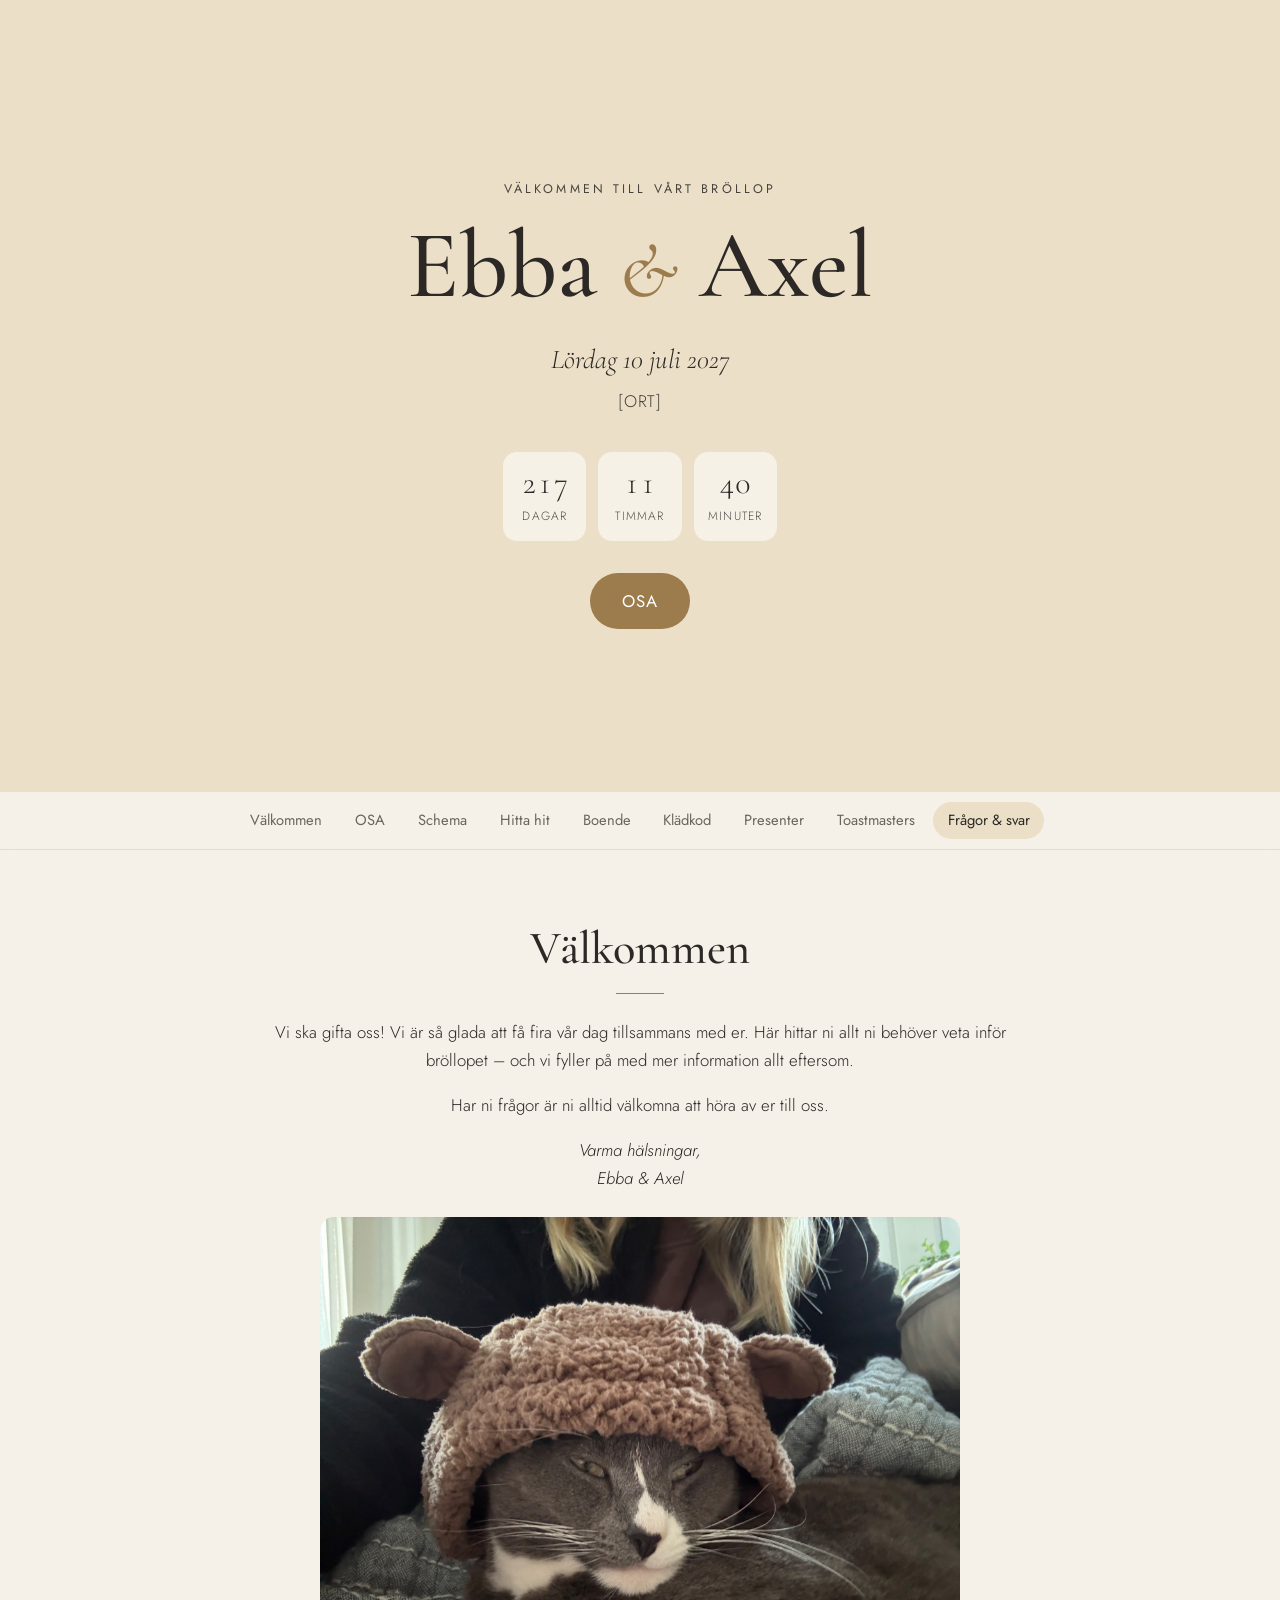
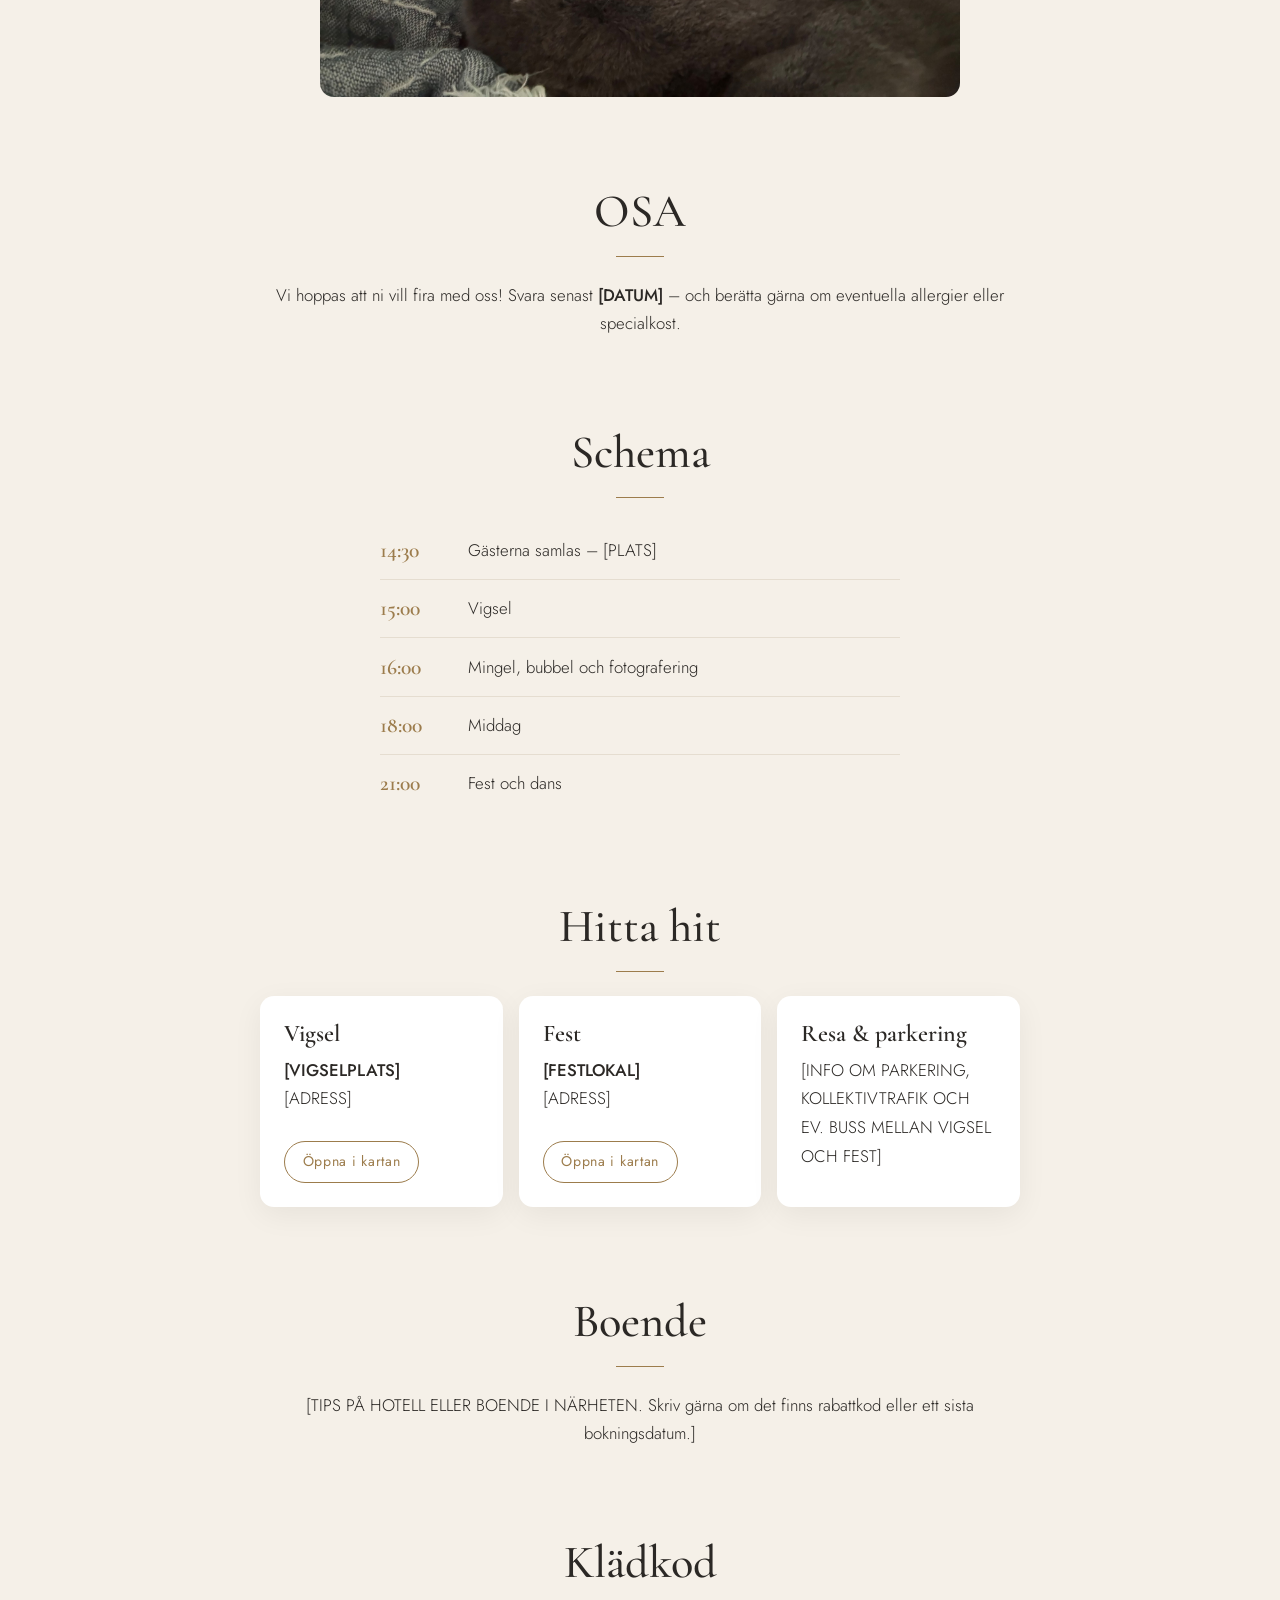
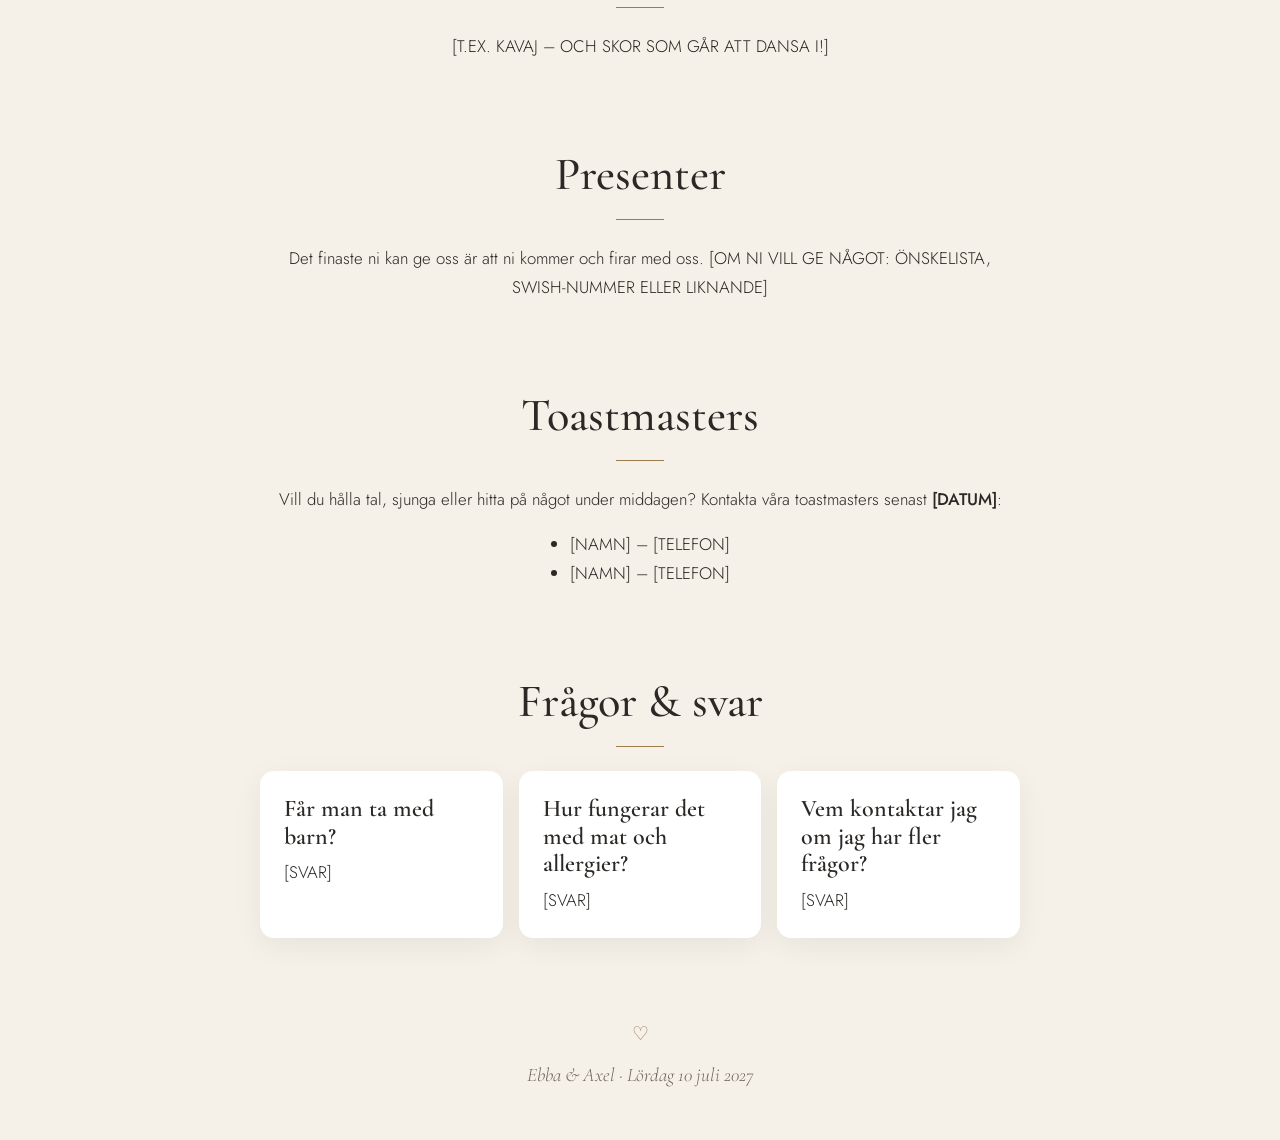
<file: index.html>
<!DOCTYPE html>
<html lang="sv">
<head>
    <meta charset="UTF-8">
    <meta name="viewport" content="width=device-width, initial-scale=1.0">

    <!-- Det här styr hur länken ser ut när den delas i sms/Messenger m.m. -->
    <title>Ebba &amp; Axel – Bröllop</title>
    <meta name="description" content="Välkommen till Ebba och Axels bröllop! Här hittar du all information om dagen.">
    <meta property="og:title" content="Ebba &amp; Axel – Bröllop">
    <meta property="og:description" content="Välkommen till vårt bröllop! Här hittar du all information om dagen.">
    <meta property="og:type" content="website">
    <meta name="theme-color" content="#f5f0e8">

    <link rel="icon" href="data:image/svg+xml,<svg xmlns='http://www.w3.org/2000/svg' viewBox='0 0 100 100'><text y='.9em' font-size='90'>💍</text></svg>">

    <link rel="preconnect" href="https://fonts.googleapis.com">
    <link rel="preconnect" href="https://fonts.gstatic.com" crossorigin>
    <link href="https://fonts.googleapis.com/css2?family=Cormorant+Garamond:ital,wght@0,500;0,600;1,500&family=Jost:wght@300;400;500&display=swap" rel="stylesheet">
    <!-- Versionsnumret (?v=) gör att besökarna alltid får nya filer när sidan uppdateras. -->
    <link rel="stylesheet" href="assets/dekor.css?v=5">
    <link rel="stylesheet" href="assets/style.css?v=5">
</head>
<body>

    <header class="hero" id="topp">
        <div class="hero-foto" aria-hidden="true"></div>
        <div class="hero-inner">
            <p class="hero-kicker">Välkommen till vårt bröllop</p>
            <h1 class="hero-names" id="hero-namn">Ebba &amp; Axel</h1>
            <p class="hero-date" id="hero-datum"></p>
            <p class="hero-place" id="hero-plats"></p>
            <div class="countdown" id="nedrakning" hidden></div>
            <a class="knapp" id="hero-osa" href="#osa" hidden>OSA</a>
        </div>
    </header>

    <nav class="meny" id="meny" aria-label="Innehåll"></nav>

    <main id="innehall">
        <p class="laddar">Laddar…</p>
    </main>

    <footer class="sidfot">
        <p id="sidfot-text"></p>
    </footer>

    <script src="assets/marked.min.js"></script>
    <script src="assets/app.js?v=5"></script>
</body>
</html>
</file>
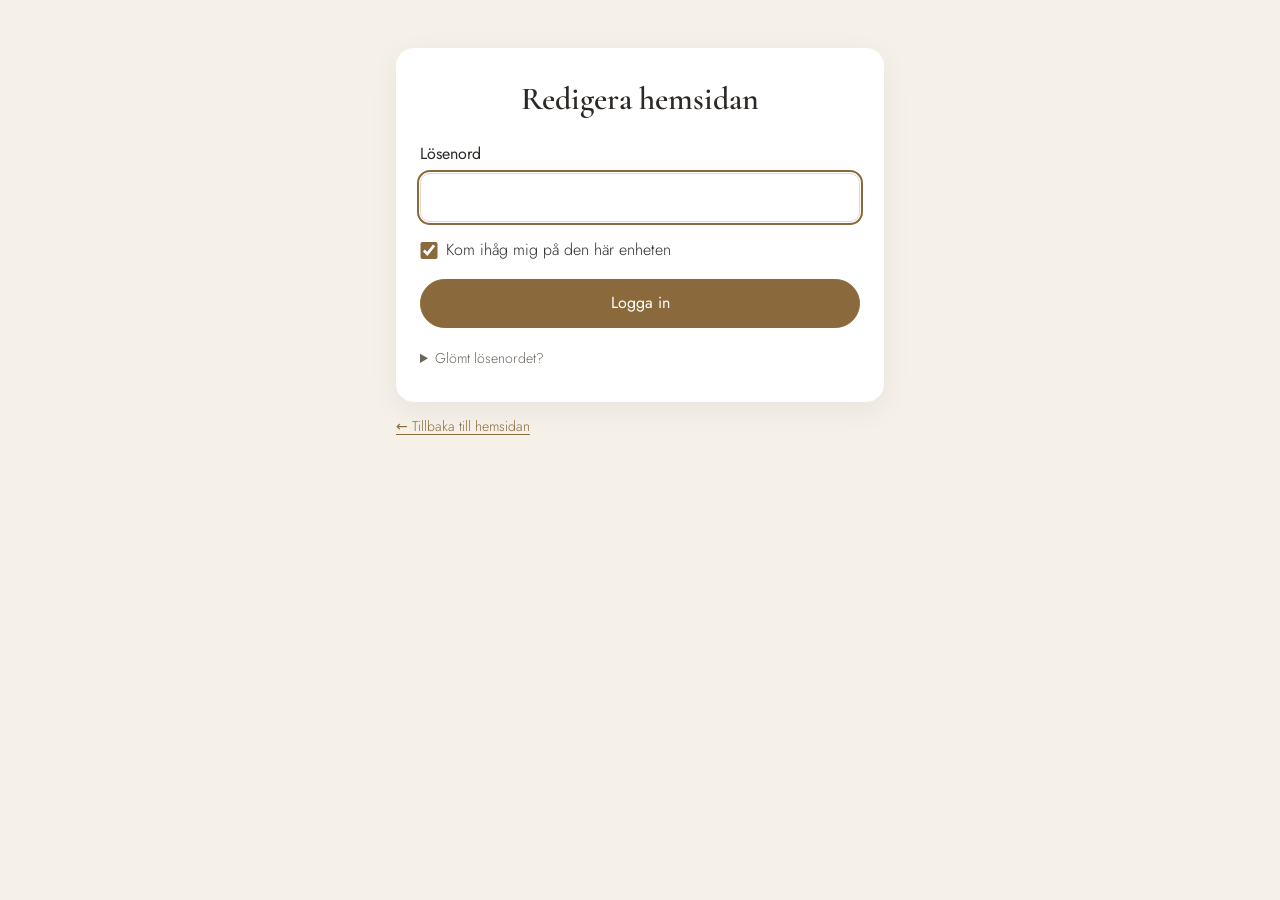
<file: redigera.html>
<!DOCTYPE html>
<html lang="sv">
<head>
    <meta charset="UTF-8">
    <meta name="viewport" content="width=device-width, initial-scale=1.0">
    <meta name="robots" content="noindex, nofollow">
    <title>Redigera hemsidan</title>
    <link rel="icon" href="data:image/svg+xml,<svg xmlns='http://www.w3.org/2000/svg' viewBox='0 0 100 100'><text y='.9em' font-size='90'>✏️</text></svg>">
    <link rel="preconnect" href="https://fonts.googleapis.com">
    <link rel="preconnect" href="https://fonts.gstatic.com" crossorigin>
    <link href="https://fonts.googleapis.com/css2?family=Cormorant+Garamond:ital,wght@0,500;0,600;1,500&family=Jost:wght@300;400;500&family=Great+Vibes&family=DM+Serif+Display&family=Playfair+Display:ital,wght@0,500;1,500&family=Marcellus&family=Fraunces:ital,opsz,wght@1,9..144,600&family=Parisienne&family=Pinyon+Script&family=Allura&family=Bodoni+Moda:wght@500&family=Josefin+Sans:wght@300&display=swap" rel="stylesheet">
    <link rel="stylesheet" href="assets/dekor.css?v=5">
    <link rel="stylesheet" href="assets/redigera.css?v=5">
</head>
<body>

<!-- ============ LADDAR ============ -->
<section class="skarm smal" id="skarm-laddar">
    <p class="mjuk">Laddar…</p>
</section>

<!-- ============ LOGGA IN ============ -->
<section class="skarm smal" id="skarm-logga-in" hidden>
    <div class="ruta">
        <h1>Redigera hemsidan</h1>
        <form id="form-logga-in">
            <label>Lösenord
                <input type="password" id="losenord" autocomplete="current-password" required>
            </label>
            <label class="kryss">
                <input type="checkbox" id="kom-ihag" checked> Kom ihåg mig på den här enheten
            </label>
            <p class="fel" id="fel-logga-in" role="alert" hidden></p>
            <button class="knapp bred" type="submit">Logga in</button>
        </form>
        <details class="liten">
            <summary>Glömt lösenordet?</summary>
            <p>Lösenordet kan inte återställas, men ett nytt kan ställas in av den som
               har tillgång till GitHub-repot.
               <a href="#" id="till-installation">Ställ in ett nytt lösenord</a>.</p>
        </details>
    </div>
    <p class="mjuk liten"><a href="./">← Tillbaka till hemsidan</a></p>
</section>

<!-- ============ INSTALLATION (görs en gång) ============ -->
<section class="skarm smal" id="skarm-installera" hidden>
    <div class="ruta">
        <h1>Ställ in redigering</h1>
        <p>Det här görs <strong>en gång</strong> av den som äger GitHub-repot. Efteråt
           loggar man in med bara ett lösenord.</p>

        <h2>1. Skapa en nyckel på GitHub</h2>
        <ol>
            <li>Öppna <a href="https://github.com/settings/personal-access-tokens/new" target="_blank" rel="noopener">GitHub → Fine-grained token</a> (logga in om det behövs).</li>
            <li><strong>Token name:</strong> t.ex. <em>Bröllopssidan</em>.</li>
            <li><strong>Expiration:</strong> välj <em>Custom</em> och ett datum en bit efter bröllopet.</li>
            <li><strong>Repository access:</strong> <em>Only select repositories</em> → välj <strong id="repo-namn"></strong>.</li>
            <li><strong>Permissions → Repository permissions → Contents:</strong> välj <em>Read and write</em>.</li>
            <li>Klicka <em>Generate token</em> och kopiera nyckeln (börjar med <code>github_pat_</code>).</li>
        </ol>

        <form id="form-installera">
            <label>Nyckeln från GitHub
                <input type="password" id="ny-token" autocomplete="off" spellcheck="false" required placeholder="github_pat_…">
            </label>

            <h2>2. Välj ett lösenord</h2>
            <p class="liten mjuk">Det är det här lösenordet Ebba &amp; Axel loggar in med. Det måste vara
               långt, minst 12 tecken – gärna flera ord.</p>
            <label>Lösenord
                <span class="rad">
                    <input type="text" id="nytt-losenord" autocomplete="new-password" spellcheck="false" required minlength="12">
                    <button class="knapp sekundar" type="button" id="foresla-losenord">Föreslå</button>
                </span>
            </label>
            <p class="fel" id="fel-installera" role="alert" hidden></p>
            <button class="knapp bred" type="submit">Spara och logga in</button>
        </form>
    </div>
    <p class="mjuk liten"><a href="./">← Tillbaka till hemsidan</a></p>
</section>

<!-- ============ REDIGERA ============ -->
<section class="skarm" id="skarm-redigera" hidden>
    <header class="topp">
        <h1>Redigera hemsidan</h1>
        <div class="topp-knappar">
            <a href="./" target="_blank" rel="noopener">Visa hemsidan ↗</a>
            <button type="button" class="lank" id="logga-ut">Logga ut</button>
        </div>
    </header>

    <nav class="flikar" role="tablist">
        <button role="tab" data-flik="innehall" aria-selected="true">Innehåll</button>
        <button role="tab" data-flik="utseende">Utseende</button>
        <button role="tab" data-flik="grundinfo">Grundinfo</button>
        <button role="tab" data-flik="osa">OSA</button>
        <button role="tab" data-flik="bilder">Bilder</button>
        <button role="tab" data-flik="hjalp">Hjälp</button>
        <button role="tab" data-flik="forhandsvisa" class="bara-mobil">Förhandsvisa</button>
    </nav>

    <div class="arbetsyta" id="arbetsyta" data-aktiv="innehall">
        <div class="panel-yta">

            <!-- INNEHÅLL -->
            <div class="panel" data-panel="innehall">
                <div id="enkel-vy">
                    <p class="liten mjuk intro">Varje ruta är en del på hemsidan. Ändra texten direkt, och tryck
                       <strong>+ Lägg till bilder</strong> för att visa bilder i en del.</p>
                    <div id="delar"></div>
                    <button class="knapp sekundar bred" type="button" id="ny-del">+ Lägg till en ny del</button>
                    <p class="liten mjuk centrerad"><button class="lank" type="button" id="till-avancerat">Redigera all text på en gång (avancerat)</button></p>
                </div>
                <div id="avancerad-vy" hidden>
                    <p class="liten"><button class="lank" type="button" id="till-enkel">← Tillbaka till den enkla vyn</button></p>
                    <div class="verktyg" data-verktyg-for="text">
                        <button type="button" data-gor="rubrik" title="Ny del på sidan (syns i menyn)">Ny del</button>
                        <button type="button" data-gor="kort" title="Mindre rubrik i ett eget kort">Underrubrik</button>
                        <button type="button" data-gor="fet" title="Fetstil"><b>F</b></button>
                        <button type="button" data-gor="kursiv" title="Kursiv"><i>K</i></button>
                        <button type="button" data-gor="lista" title="Punktlista">• Lista</button>
                        <button type="button" data-gor="lank" title="Länk">Länk</button>
                        <button type="button" data-gor="knapp" title="Knapp (länk på egen rad)">Knapp</button>
                        <button type="button" data-gor="bild" title="Lägg in en bild">Bild</button>
                    </div>
                    <textarea id="text" spellcheck="true" aria-label="Hemsidans text"></textarea>
                    <p class="liten mjuk">Varje <code>## Rubrik</code> blir en del på sidan. Se fliken <em>Hjälp</em> för fler tips.</p>
                </div>
            </div>

            <!-- UTSEENDE -->
            <div class="panel" data-panel="utseende" hidden>
                <nav class="hopplankar" aria-label="Delar av Utseende">
                    <a href="#u-forslag">Förslag</a><a href="#u-stil">Stil</a><a href="#u-farg">Färg</a><a href="#u-namn">Namnen</a><a href="#u-dekor">Dekoration</a><a href="#u-ram">Ram</a><a href="#u-monster">Mönster</a><a href="#u-bild">Omslagsbild</a>
                </nav>

                <h2 id="u-forslag">Färdiga förslag</h2>
                <p class="liten mjuk">Tryck på ett förslag för att prova det. Sedan kan ni ändra varje del för sig längre ner.</p>
                <div class="forslag" id="forslag"></div>

                <h2 id="u-stil">Stil</h2>
                <p class="liten mjuk">Typsnitt och känsla för hela sidan.</p>
                <div class="stilar" id="stilar"></div>

                <h2 id="u-farg">Färg</h2>
                <div id="teman"></div>
                <div class="egen-farg" id="egen-farg">
                    <p class="fargrupp">Egna färger</p>
                    <div class="rad">
                        <label class="farg-val"><input type="color" id="egen-bakgrund"> Bakgrund</label>
                        <label class="farg-val"><input type="color" id="egen-accent"> Accent</label>
                        <button class="knapp sekundar liten-knapp" type="button" id="anvand-egen-farg">Använd</button>
                    </div>
                    <p class="liten mjuk">Välj t.ex. färgen från inbjudan eller blommorna. Accentfärgen används till knappar, linjer och dekorationer.</p>
                </div>

                <h2 id="u-namn">Namnen</h2>
                <p class="fargrupp">Typsnitt</p>
                <div class="stilar smala" id="namntypsnitt"></div>
                <p class="fargrupp">Placering</p>
                <div class="stilar" id="namnlayout"></div>

                <h2 id="u-dekor">Dekoration</h2>
                <p class="liten mjuk">Visas ovanför namnen och som avdelare under varje rubrik.</p>
                <div class="stilar smala" id="dekorer"></div>

                <h2 id="u-ram">Ram runt namnen</h2>
                <div class="stilar smala" id="ramar"></div>

                <h2 id="u-monster">Mönster</h2>
                <p class="liten mjuk">Ett diskret mönster i bakgrunden högst upp.</p>
                <div class="stilar smala" id="monster-val"></div>

                <h2 id="u-bild">Omslagsbild</h2>
                <div class="omslag" id="omslag"></div>
                <div class="rad">
                    <button class="knapp sekundar" type="button" id="valj-omslag">Ladda upp bild…</button>
                    <button class="lank" type="button" id="ta-bort-omslag">Ta bort omslagsbilden</button>
                </div>
                <div id="omslag-val-yta" hidden>
                    <p class="liten mjuk">…eller välj en av era uppladdade bilder:</p>
                    <div class="omslag-val" id="omslag-val"></div>
                </div>
                <p class="fargrupp">Bildens placering</p>
                <p class="liten mjuk" id="layout-info">Välj en omslagsbild först så syns placeringen.</p>
                <div class="stilar smala" id="layouter"></div>
            </div>

            <!-- GRUNDINFO -->
            <div class="panel" data-panel="grundinfo" hidden>
                <label>Namn
                    <input data-falt="namn" placeholder="Ebba & Axel">
                </label>
                <div class="tva">
                    <label>Datum
                        <input type="date" data-falt="datum">
                    </label>
                    <label>Klockslag
                        <input type="time" data-falt="tid">
                    </label>
                </div>
                <p class="liten mjuk">Datum och klockslag används till nedräkningen.</p>
                <label>Datum som det skrivs på sidan
                    <input data-falt="datum_text" placeholder="Lördag 10 juli 2027">
                </label>
                <label>Plats / ort
                    <input data-falt="plats">
                </label>

            </div>

            <!-- OSA -->
            <div class="panel" data-panel="osa" hidden>
                <h2>Hur vill ni ta emot OSA?</h2>
                <p class="varning" id="osa-saknar-del" hidden>
                    Det finns ingen del som heter <strong>OSA</strong> i texten, så svaren syns inte på sidan.
                    <button class="lank" type="button" id="lagg-till-osa-del">Lägg till en OSA-del</button>
                </p>

                <div class="osa-val">
                    <label class="val-kort">
                        <input type="radio" name="osa-typ" value="kalkylark">
                        <span><strong>Formulär på hemsidan → Google Kalkylark</strong>
                        <span class="mjuk">Gästerna svarar direkt på sidan. Svaren hamnar som rader i ett kalkylark. Rekommenderas.</span></span>
                    </label>
                    <div class="osa-detalj" data-osa="kalkylark" hidden>
                        <ol>
                            <li>Öppna <a href="https://sheets.new" target="_blank" rel="noopener">ett nytt Google Kalkylark</a> och döp det till t.ex. <em>OSA bröllop</em>.</li>
                            <li>I menyn: <strong>Tillägg → Apps Script</strong>.</li>
                            <li>Radera allt som står där och klistra in skriptet:
                                <button class="knapp sekundar liten-knapp" type="button" id="kopiera-skript">Kopiera skriptet</button>
                                <span class="mjuk liten">Vill ni få mejl vid varje svar? Skriv er adress vid <code>MEJLA_TILL</code> högst upp i skriptet.</span></li>
                            <li>Spara (💾), klicka sedan <strong>Driftsätt → Ny driftsättning</strong>.</li>
                            <li>Klicka på kugghjulet ⚙ → <strong>Webbapp</strong>. Välj <em>Kör som: Jag</em> och <em>Vem har åtkomst: Alla</em>. Klicka <strong>Driftsätt</strong>.</li>
                            <li>Google ber er godkänna åtkomst: välj ert konto → <em>Avancerat</em> → <em>Gå till … (osäker)</em> → <em>Tillåt</em>. (Varningen visas för att det är ert eget skript, inte en app från Google.)</li>
                            <li>Kopiera <strong>webbappens URL</strong> (slutar på <code>/exec</code>) och klistra in här:</li>
                        </ol>
                        <label>Webbappens URL
                            <span class="rad">
                                <input data-osa-falt="kalkylark" placeholder="https://script.google.com/macros/s/…/exec" spellcheck="false">
                                <button class="knapp sekundar" type="button" id="testa-osa">Testa</button>
                            </span>
                        </label>
                        <p class="liten" id="osa-test-resultat" role="status"></p>
                    </div>

                    <label class="val-kort">
                        <input type="radio" name="osa-typ" value="lank">
                        <span><strong>Länk till ett formulär</strong>
                        <span class="mjuk">T.ex. Google Formulär, Microsoft Forms eller en annan sida. Sidan visar en knapp ”Svara på inbjudan”.</span></span>
                    </label>
                    <div class="osa-detalj" data-osa="lank" hidden>
                        <p class="liten">I Google Formulär: klicka <strong>Skicka</strong> → 🔗 → <strong>Kopiera</strong>.</p>
                        <label>Länk till formuläret
                            <input data-osa-falt="lank" placeholder="https://forms.gle/…" spellcheck="false">
                        </label>
                    </div>

                    <label class="val-kort">
                        <input type="radio" name="osa-typ" value="mejl">
                        <span><strong>Svar via mejl</strong>
                        <span class="mjuk">Knappen öppnar ett färdigt mejl till er.</span></span>
                    </label>
                    <div class="osa-detalj" data-osa="mejl" hidden>
                        <label>Mejladress
                            <input type="email" data-osa-falt="mejl" placeholder="ebba.axel@exempel.se">
                        </label>
                    </div>

                    <label class="val-kort">
                        <input type="radio" name="osa-typ" value="inget">
                        <span><strong>Inget ännu</strong>
                        <span class="mjuk">Bara texten i OSA-delen visas.</span></span>
                    </label>
                </div>
            </div>

            <!-- BILDER -->
            <div class="panel" data-panel="bilder" hidden>
                <h2>Alla bilder</h2>
                <p class="liten mjuk">Här finns alla uppladdade bilder. Det enklaste sättet att lägga in en bild
                   är annars att trycka <strong>+ Lägg till bilder</strong> i den del där den ska synas, under <em>Innehåll</em>.</p>
                <div class="slappyta" id="slappyta">
                    <button class="knapp" type="button" id="ladda-upp">Ladda upp bilder…</button>
                    <p class="liten mjuk bara-dator">…eller dra och släpp bilder här</p>
                </div>
                <p class="liten" id="uppladdning-status" role="status"></p>
                <div class="bildgalleri" id="bildgalleri"></div>
            </div>

            <!-- HJÄLP -->
            <div class="panel" data-panel="hjalp" hidden>
                <h2>Snabbguide</h2>
                <ul class="hjalplista">
                    <li><strong>Ändra text:</strong> skriv direkt i rutorna under <em>Innehåll</em>. Tryck <strong>Spara</strong> när ni är klara.</li>
                    <li><strong>Lägg till bilder:</strong> tryck <strong>+ Lägg till bilder</strong> i den del där bilderna ska synas, eller dra in dem i rutan. En bild visas stort, flera blir ett galleri. Gästerna kan trycka på bilderna för att se dem i stort format.</li>
                    <li><strong>Ny del:</strong> tryck <strong>+ Lägg till en ny del</strong> längst ner. Varje del får en egen knapp i menyn.</li>
                    <li><strong>Byt ordning:</strong> använd pilarna ↑ ↓ i hörnet på varje del.</li>
                    <li><strong>Byt utseende:</strong> fliken <em>Utseende</em>. Prova ett färdigt förslag eller välj stil och färg själva.</li>
                    <li><strong>Ångra:</strong> alla tidigare versioner sparas, så inget går att förstöra på riktigt.</li>
                </ul>
                <p>Ändringarna syns på hemsidan ungefär en minut efter att ni tryckt <strong>Spara</strong>.</p>

                <h2>Formatera text</h2>
                <p class="liten mjuk">Knapparna ovanför varje textruta gör det här åt er, men så här ser det ut:</p>
                <table class="hjalptabell">
                    <tr><td><code>**viktigt**</code></td><td><strong>fetstil</strong></td></tr>
                    <tr><td><code>*kursivt*</code></td><td><em>kursiv</em></td></tr>
                    <tr><td><code>- något</code></td><td>punktlista</td></tr>
                    <tr><td><code>- **15:00** Vigsel</code></td><td>rad i ett schema</td></tr>
                    <tr><td><code>### Hotell Strand</code></td><td>underrubrik i ett eget kort</td></tr>
                    <tr><td><code>[Boka](https://…)</code></td><td>länk</td></tr>
                    <tr><td><code>[Boka](https://…)</code> på egen rad</td><td>knapp</td></tr>
                </table>
                <p class="liten">En ny rad blir en ny rad på sidan. En tom rad emellan blir ett nytt stycke.</p>
            </div>
        </div>

        <div class="forhandsvisning" id="forhandsvisning-yta">
            <iframe id="forhandsvisning" title="Förhandsvisning" src="index.html?forhandsvisning=1"></iframe>
        </div>
    </div>

    <footer class="sparbar">
        <p id="sparstatus" role="status">Inga ändringar</p>
        <button class="knapp" type="button" id="spara" disabled>Spara</button>
    </footer>
</section>

<input type="file" id="filval" accept="image/*" multiple hidden>

<script>
    // Om något går fel när sidan startar: visa ett meddelande istället för "Laddar…" för alltid.
    (function () {
        function visaStartfel() {
            var ruta = document.getElementById("skarm-laddar");
            if (!ruta || ruta.hidden || ruta.getAttribute("data-fel")) return;
            ruta.setAttribute("data-fel", "1");
            ruta.innerHTML = '<div class="ruta"><h1>Något gick fel</h1>' +
                '<p>Sidan kunde inte starta. Det beror oftast på att webbläsaren har en gammal version sparad.</p>' +
                '<p><button class="knapp bred" type="button" onclick="location.reload()">Ladda om sidan</button></p>' +
                '<p class="liten mjuk">Hjälper det inte: på dator, tryck Ctrl+Shift+R (Cmd+Shift+R på Mac). ' +
                'På mobil, vänta några minuter och försök igen, eller öppna sidan i ett privat fönster.</p></div>';
        }
        window.addEventListener("error", function () { setTimeout(visaStartfel, 300); });
        setTimeout(visaStartfel, 20000);
    })();
</script>
<script src="assets/redigera.js?v=5"></script>
</body>
</html>
</file>
<file: assets/dekor.css>
/* Dekorationer och mönster. Genererad fil – ritade som SVG och färgas med temats accentfärg. */

[data-dekor="blomster"] { --dekor: url("data:image/svg+xml,%3Csvg xmlns='http://www.w3.org/2000/svg' viewBox='0 0 360 90'%3E%3Cpath d='M180 52Q110 82 12 48 M180 52Q250 82 348 48' stroke='%23000' stroke-width='1.4' fill='none'/%3E%3Cg fill='%23000'%3E%3Cpath d='M147.8 62.1Q139.8 66.1 139.4 75Q147.5 71.1 147.8 62.1ZM126 65.3Q123.4 57.1 114.9 56Q117.5 64.2 126 65.3ZM103 66Q94.9 67.3 93.2 75.3Q101.3 74 103 66ZM78.9 64.2Q78.7 56.4 71.2 54.3Q71.5 62.1 78.9 64.2ZM53.8 59.9Q46.4 59.1 44.1 66.1Q51.4 66.9 53.8 59.9ZM31.3 54.2Q32.8 47.3 26.2 44.8Q24.7 51.7 31.3 54.2ZM212.2 62.1Q221.1 61.7 225.1 53.6Q216.1 54 212.2 62.1ZM234 65.3Q235.2 73.8 243.3 76.4Q242.2 67.9 234 65.3ZM257 66Q265 64.3 266.3 56.2Q258.3 57.9 257 66ZM281.1 64.2Q283.2 71.7 290.9 71.9Q288.8 64.4 281.1 64.2ZM306.2 59.9Q313.2 57.5 312.5 50.2Q305.5 52.5 306.2 59.9ZM328.7 54.2Q331.1 60.8 338.1 59.3Q335.6 52.7 328.7 54.2Z'/%3E%3Ccircle cx='15.9' cy='48.3' r='3.2'/%3E%3Cellipse cx='118.6' cy='57.8' rx='4' ry='2.6' transform='rotate(18 118.6 57.8)'/%3E%3Cellipse cx='113' cy='61.9' rx='4' ry='2.6' transform='rotate(90 113 61.9)'/%3E%3Cellipse cx='107.4' cy='57.8' rx='4' ry='2.6' transform='rotate(162 107.4 57.8)'/%3E%3Cellipse cx='109.5' cy='51.2' rx='4' ry='2.6' transform='rotate(234 109.5 51.2)'/%3E%3Cellipse cx='116.4' cy='51.2' rx='4' ry='2.6' transform='rotate(306 116.4 51.2)'/%3E%3Ccircle cx='113' cy='56' r='1.5'/%3E%3Ccircle cx='344.1' cy='48.3' r='3.2'/%3E%3Cellipse cx='252.6' cy='57.8' rx='4' ry='2.6' transform='rotate(18 252.6 57.8)'/%3E%3Cellipse cx='247' cy='61.9' rx='4' ry='2.6' transform='rotate(90 247 61.9)'/%3E%3Cellipse cx='241.4' cy='57.8' rx='4' ry='2.6' transform='rotate(162 241.4 57.8)'/%3E%3Cellipse cx='243.6' cy='51.2' rx='4' ry='2.6' transform='rotate(234 243.6 51.2)'/%3E%3Cellipse cx='250.5' cy='51.2' rx='4' ry='2.6' transform='rotate(306 250.5 51.2)'/%3E%3Ccircle cx='247' cy='56' r='1.5'/%3E%3Cellipse cx='190.9' cy='44' rx='7.5' ry='4.8' transform='rotate(0 190.9 44)'/%3E%3Cellipse cx='185.5' cy='53.5' rx='7.5' ry='4.8' transform='rotate(60 185.5 53.5)'/%3E%3Cellipse cx='174.5' cy='53.5' rx='7.5' ry='4.8' transform='rotate(120 174.5 53.5)'/%3E%3Cellipse cx='169.1' cy='44' rx='7.5' ry='4.8' transform='rotate(180 169.1 44)'/%3E%3Cellipse cx='174.5' cy='34.5' rx='7.5' ry='4.8' transform='rotate(240 174.5 34.5)'/%3E%3Cellipse cx='185.5' cy='34.5' rx='7.5' ry='4.8' transform='rotate(300 185.5 34.5)'/%3E%3Ccircle cx='180' cy='44' r='2.8'/%3E%3Cellipse cx='163.1' cy='58.9' rx='3.6' ry='2.3' transform='rotate(10 163.1 58.9)'/%3E%3Cellipse cx='158.7' cy='63.2' rx='3.6' ry='2.3' transform='rotate(82 158.7 63.2)'/%3E%3Cellipse cx='153.3' cy='60.3' rx='3.6' ry='2.3' transform='rotate(154 153.3 60.3)'/%3E%3Cellipse cx='154.4' cy='54.2' rx='3.6' ry='2.3' transform='rotate(226 154.4 54.2)'/%3E%3Cellipse cx='160.5' cy='53.4' rx='3.6' ry='2.3' transform='rotate(298 160.5 53.4)'/%3E%3Ccircle cx='158' cy='58' r='1.3'/%3E%3Cellipse cx='206' cy='61.4' rx='3.6' ry='2.3' transform='rotate(40 206 61.4)'/%3E%3Cellipse cx='200' cy='62.8' rx='3.6' ry='2.3' transform='rotate(112 200 62.8)'/%3E%3Cellipse cx='196.8' cy='57.6' rx='3.6' ry='2.3' transform='rotate(184 196.8 57.6)'/%3E%3Cellipse cx='200.7' cy='52.9' rx='3.6' ry='2.3' transform='rotate(256 200.7 52.9)'/%3E%3Cellipse cx='206.4' cy='55.2' rx='3.6' ry='2.3' transform='rotate(328 206.4 55.2)'/%3E%3Ccircle cx='202' cy='58' r='1.3'/%3E%3C/g%3E%3C/svg%3E"); --dekor-bredd: 300px; --dekor-hojd: 75px; }
[data-dekor="eukalyptus"] { --dekor: url("data:image/svg+xml,%3Csvg xmlns='http://www.w3.org/2000/svg' viewBox='0 0 340 70'%3E%3Cpath d='M170 36Q90 18 10 44M170 36Q250 18 330 44' stroke='%23000' stroke-width='1.3' fill='none'/%3E%3Cg fill='%23000'%3E%3Cellipse cx='151.7' cy='26.6' rx='8' ry='6.9' transform='rotate(-171 151.7 26.6)'/%3E%3Cellipse cx='129.5' cy='35.1' rx='7.5' ry='6.5' transform='rotate(-175 129.5 35.1)'/%3E%3Cellipse cx='109.3' cy='23.6' rx='7' ry='6' transform='rotate(-179.1 109.3 23.6)'/%3E%3Cellipse cx='90.2' cy='33.7' rx='6.5' ry='5.6' transform='rotate(177.1 90.2 33.7)'/%3E%3Cellipse cx='70.3' cy='26.3' rx='6' ry='5.2' transform='rotate(173.4 70.3 26.3)'/%3E%3Cellipse cx='52.3' cy='37.4' rx='5.5' ry='4.8' transform='rotate(169.7 52.3 37.4)'/%3E%3Cellipse cx='31.5' cy='34' rx='5.1' ry='4.4' transform='rotate(166.1 31.5 34)'/%3E%3Cellipse cx='15.8' cy='45.7' rx='4.6' ry='4' transform='rotate(162.9 15.8 45.7)'/%3E%3Cellipse cx='190.1' cy='38' rx='8' ry='6.9' transform='rotate(-9 190.1 38)'/%3E%3Cellipse cx='209.5' cy='24.4' rx='7.5' ry='6.5' transform='rotate(-5 209.5 24.4)'/%3E%3Cellipse cx='230.9' cy='33.7' rx='7' ry='6' transform='rotate(-0.9 230.9 33.7)'/%3E%3Cellipse cx='250.2' cy='24.3' rx='6.5' ry='5.6' transform='rotate(2.9 250.2 24.3)'/%3E%3Cellipse cx='268.7' cy='34.9' rx='6' ry='5.2' transform='rotate(6.6 268.7 34.9)'/%3E%3Cellipse cx='289.1' cy='29.5' rx='5.5' ry='4.8' transform='rotate(10.3 289.1 29.5)'/%3E%3Cellipse cx='306.7' cy='41.1' rx='5.1' ry='4.4' transform='rotate(13.9 306.7 41.1)'/%3E%3Cellipse cx='326.2' cy='39.3' rx='4.6' ry='4' transform='rotate(17.1 326.2 39.3)'/%3E%3Ccircle cx='170' cy='36' r='3'/%3E%3C/g%3E%3C/svg%3E"); --dekor-bredd: 290px; --dekor-hojd: 60px; }
[data-dekor="olivkvist"] { --dekor: url("data:image/svg+xml,%3Csvg xmlns='http://www.w3.org/2000/svg' viewBox='0 0 340 70'%3E%3Cpath d='M170 58Q85 60 12 14M170 58Q255 60 328 14' stroke='%23000' stroke-width='1.3' fill='none'/%3E%3Cg fill='%23000'%3E%3Cpath d='M146.4 57.6Q137.2 60.2 131.5 68Q140.8 65.4 146.4 57.6ZM126.6 55.8Q122.8 47.3 114.3 43.4Q118.2 51.8 126.6 55.8ZM107.1 52.6Q98.2 53.5 92.2 60.1Q101.1 59.2 107.1 52.6ZM88 48Q85.8 39.7 78.5 35.1Q80.7 43.5 88 48ZM69.2 42Q61 41.4 54.7 46.8Q63 47.5 69.2 42ZM50.8 34.7Q50.1 26.7 43.9 21.8Q44.5 29.8 50.8 34.7ZM32.7 25.9Q25.3 24 19.1 28.4Q26.4 30.3 32.7 25.9ZM17.9 17.6Q18.5 10.3 13.1 5.2Q12.5 12.6 17.9 17.6ZM193.6 57.6Q202.5 54 207.2 45.6Q198.3 49.2 193.6 57.6ZM213.4 55.8Q219.3 63 228.4 64.7Q222.5 57.5 213.4 55.8ZM232.9 52.6Q240.7 48.3 243.7 39.9Q235.9 44.2 232.9 52.6ZM252 48Q258.2 54 266.8 54.1Q260.6 48.1 252 48ZM270.8 42Q277.6 37.3 279 29.1Q272.2 33.9 270.8 42ZM289.2 34.7Q295.5 39.6 303.3 38.3Q297.1 33.4 289.2 34.7ZM307.3 25.9Q313.1 20.9 313 13.3Q307.3 18.3 307.3 25.9ZM322.1 17.6Q328.3 21.6 335.3 19.2Q329.1 15.2 322.1 17.6Z'/%3E%3Cellipse cx='117.8' cy='48.4' rx='3.6' ry='2.8' transform='rotate(30 117.8 48.4)'/%3E%3Cellipse cx='76.7' cy='50.9' rx='3.6' ry='2.8' transform='rotate(30 76.7 50.9)'/%3E%3Cellipse cx='44.3' cy='25.1' rx='3.6' ry='2.8' transform='rotate(30 44.3 25.1)'/%3E%3Cellipse cx='224.1' cy='60.3' rx='3.6' ry='2.8' transform='rotate(30 224.1 60.3)'/%3E%3Cellipse cx='259.6' cy='39.5' rx='3.6' ry='2.8' transform='rotate(30 259.6 39.5)'/%3E%3Cellipse cx='300.9' cy='35.9' rx='3.6' ry='2.8' transform='rotate(30 300.9 35.9)'/%3E%3C/g%3E%3C/svg%3E"); --dekor-bredd: 290px; --dekor-hojd: 60px; }
[data-dekor="vildblommor"] { --dekor: url("data:image/svg+xml,%3Csvg xmlns='http://www.w3.org/2000/svg' viewBox='0 0 320 90'%3E%3Cpath d='M70 88Q64 61 66.4 34M100 88Q104 55 102.4 22M128 88Q125 66 126.2 44M160 88Q160 51 160 14M192 88Q195 66 193.8 44M220 88Q216 55 217.6 22M250 88Q256 61 253.6 34M40 88Q44 70 38 58M285 88Q289 70 283 58' stroke='%23000' stroke-width='1.2' fill='none'/%3E%3Cg fill='%23000'%3E%3Cpath d='M68.8 72Q75 68.4 76.3 61.4Q70.1 65 68.8 72ZM100.8 72Q99.5 65 93.3 61.4Q94.6 68.4 100.8 72ZM127.4 72Q133.6 68.4 134.9 61.4Q128.7 65 127.4 72ZM160 72Q158.7 65 152.5 61.4Q153.8 68.4 160 72ZM192.6 72Q191.3 65 185.1 61.4Q186.4 68.4 192.6 72ZM219.2 72Q225.4 68.4 226.7 61.4Q220.5 65 219.2 72ZM251.2 72Q249.9 65 243.7 61.4Q245 68.4 251.2 72ZM84 88Q89.3 80.4 90.2 71.1Q84.8 78.7 84 88ZM114 88Q114 78.7 109.3 70.6Q109.4 79.9 114 88ZM176 88Q180.6 79.9 180.7 70.6Q176 78.7 176 88ZM206 88Q205.2 78.7 199.8 71.1Q200.7 80.4 206 88ZM236 88Q241.1 80.2 241.6 70.9Q236.5 78.7 236 88Z'/%3E%3Cellipse cx='71.6' cy='34' rx='3.7' ry='1.3' transform='rotate(0 71.6 34)'/%3E%3Cellipse cx='70.6' cy='37.1' rx='3.7' ry='1.3' transform='rotate(36 70.6 37.1)'/%3E%3Cellipse cx='68' cy='38.9' rx='3.7' ry='1.3' transform='rotate(72 68 38.9)'/%3E%3Cellipse cx='64.8' cy='38.9' rx='3.7' ry='1.3' transform='rotate(108 64.8 38.9)'/%3E%3Cellipse cx='62.2' cy='37.1' rx='3.7' ry='1.3' transform='rotate(144 62.2 37.1)'/%3E%3Cellipse cx='61.2' cy='34' rx='3.7' ry='1.3' transform='rotate(180 61.2 34)'/%3E%3Cellipse cx='62.2' cy='30.9' rx='3.7' ry='1.3' transform='rotate(216 62.2 30.9)'/%3E%3Cellipse cx='64.8' cy='29.1' rx='3.7' ry='1.3' transform='rotate(252 64.8 29.1)'/%3E%3Cellipse cx='68' cy='29.1' rx='3.7' ry='1.3' transform='rotate(288 68 29.1)'/%3E%3Cellipse cx='70.6' cy='30.9' rx='3.7' ry='1.3' transform='rotate(324 70.6 30.9)'/%3E%3Ccircle cx='66.4' cy='34' r='2.1'/%3E%3Cellipse cx='108.9' cy='22' rx='4.6' ry='1.6' transform='rotate(0 108.9 22)'/%3E%3Cellipse cx='107.7' cy='25.8' rx='4.6' ry='1.6' transform='rotate(36 107.7 25.8)'/%3E%3Cellipse cx='104.4' cy='28.2' rx='4.6' ry='1.6' transform='rotate(72 104.4 28.2)'/%3E%3Cellipse cx='100.4' cy='28.2' rx='4.6' ry='1.6' transform='rotate(108 100.4 28.2)'/%3E%3Cellipse cx='97.1' cy='25.8' rx='4.6' ry='1.6' transform='rotate(144 97.1 25.8)'/%3E%3Cellipse cx='95.9' cy='22' rx='4.6' ry='1.6' transform='rotate(180 95.9 22)'/%3E%3Cellipse cx='97.1' cy='18.2' rx='4.6' ry='1.6' transform='rotate(216 97.1 18.2)'/%3E%3Cellipse cx='100.4' cy='15.8' rx='4.6' ry='1.6' transform='rotate(252 100.4 15.8)'/%3E%3Cellipse cx='104.4' cy='15.8' rx='4.6' ry='1.6' transform='rotate(288 104.4 15.8)'/%3E%3Cellipse cx='107.7' cy='18.2' rx='4.6' ry='1.6' transform='rotate(324 107.7 18.2)'/%3E%3Ccircle cx='102.4' cy='22' r='2.6'/%3E%3Cellipse cx='130.8' cy='44' rx='3.2' ry='1.1' transform='rotate(0 130.8 44)'/%3E%3Cellipse cx='129.9' cy='46.7' rx='3.2' ry='1.1' transform='rotate(36 129.9 46.7)'/%3E%3Cellipse cx='127.6' cy='48.3' rx='3.2' ry='1.1' transform='rotate(72 127.6 48.3)'/%3E%3Cellipse cx='124.8' cy='48.3' rx='3.2' ry='1.1' transform='rotate(108 124.8 48.3)'/%3E%3Cellipse cx='122.5' cy='46.7' rx='3.2' ry='1.1' transform='rotate(144 122.5 46.7)'/%3E%3Cellipse cx='121.7' cy='44' rx='3.2' ry='1.1' transform='rotate(180 121.7 44)'/%3E%3Cellipse cx='122.5' cy='41.3' rx='3.2' ry='1.1' transform='rotate(216 122.5 41.3)'/%3E%3Cellipse cx='124.8' cy='39.7' rx='3.2' ry='1.1' transform='rotate(252 124.8 39.7)'/%3E%3Cellipse cx='127.6' cy='39.7' rx='3.2' ry='1.1' transform='rotate(288 127.6 39.7)'/%3E%3Cellipse cx='129.9' cy='41.3' rx='3.2' ry='1.1' transform='rotate(324 129.9 41.3)'/%3E%3Ccircle cx='126.2' cy='44' r='1.8'/%3E%3Cellipse cx='167.5' cy='14' rx='5.3' ry='1.8' transform='rotate(0 167.5 14)'/%3E%3Cellipse cx='166' cy='18.4' rx='5.3' ry='1.8' transform='rotate(36 166 18.4)'/%3E%3Cellipse cx='162.3' cy='21.1' rx='5.3' ry='1.8' transform='rotate(72 162.3 21.1)'/%3E%3Cellipse cx='157.7' cy='21.1' rx='5.3' ry='1.8' transform='rotate(108 157.7 21.1)'/%3E%3Cellipse cx='154' cy='18.4' rx='5.3' ry='1.8' transform='rotate(144 154 18.4)'/%3E%3Cellipse cx='152.5' cy='14' rx='5.3' ry='1.8' transform='rotate(180 152.5 14)'/%3E%3Cellipse cx='154' cy='9.6' rx='5.3' ry='1.8' transform='rotate(216 154 9.6)'/%3E%3Cellipse cx='157.7' cy='6.9' rx='5.3' ry='1.8' transform='rotate(252 157.7 6.9)'/%3E%3Cellipse cx='162.3' cy='6.9' rx='5.3' ry='1.8' transform='rotate(288 162.3 6.9)'/%3E%3Cellipse cx='166' cy='9.6' rx='5.3' ry='1.8' transform='rotate(324 166 9.6)'/%3E%3Ccircle cx='160' cy='14' r='3'/%3E%3Cellipse cx='198.4' cy='44' rx='3.2' ry='1.1' transform='rotate(0 198.4 44)'/%3E%3Cellipse cx='197.5' cy='46.7' rx='3.2' ry='1.1' transform='rotate(36 197.5 46.7)'/%3E%3Cellipse cx='195.2' cy='48.3' rx='3.2' ry='1.1' transform='rotate(72 195.2 48.3)'/%3E%3Cellipse cx='192.4' cy='48.3' rx='3.2' ry='1.1' transform='rotate(108 192.4 48.3)'/%3E%3Cellipse cx='190.1' cy='46.7' rx='3.2' ry='1.1' transform='rotate(144 190.1 46.7)'/%3E%3Cellipse cx='189.2' cy='44' rx='3.2' ry='1.1' transform='rotate(180 189.2 44)'/%3E%3Cellipse cx='190.1' cy='41.3' rx='3.2' ry='1.1' transform='rotate(216 190.1 41.3)'/%3E%3Cellipse cx='192.4' cy='39.7' rx='3.2' ry='1.1' transform='rotate(252 192.4 39.7)'/%3E%3Cellipse cx='195.2' cy='39.7' rx='3.2' ry='1.1' transform='rotate(288 195.2 39.7)'/%3E%3Cellipse cx='197.5' cy='41.3' rx='3.2' ry='1.1' transform='rotate(324 197.5 41.3)'/%3E%3Ccircle cx='193.8' cy='44' r='1.8'/%3E%3Cellipse cx='224.1' cy='22' rx='4.6' ry='1.6' transform='rotate(0 224.1 22)'/%3E%3Cellipse cx='222.9' cy='25.8' rx='4.6' ry='1.6' transform='rotate(36 222.9 25.8)'/%3E%3Cellipse cx='219.6' cy='28.2' rx='4.6' ry='1.6' transform='rotate(72 219.6 28.2)'/%3E%3Cellipse cx='215.6' cy='28.2' rx='4.6' ry='1.6' transform='rotate(108 215.6 28.2)'/%3E%3Cellipse cx='212.3' cy='25.8' rx='4.6' ry='1.6' transform='rotate(144 212.3 25.8)'/%3E%3Cellipse cx='211.1' cy='22' rx='4.6' ry='1.6' transform='rotate(180 211.1 22)'/%3E%3Cellipse cx='212.3' cy='18.2' rx='4.6' ry='1.6' transform='rotate(216 212.3 18.2)'/%3E%3Cellipse cx='215.6' cy='15.8' rx='4.6' ry='1.6' transform='rotate(252 215.6 15.8)'/%3E%3Cellipse cx='219.6' cy='15.8' rx='4.6' ry='1.6' transform='rotate(288 219.6 15.8)'/%3E%3Cellipse cx='222.9' cy='18.2' rx='4.6' ry='1.6' transform='rotate(324 222.9 18.2)'/%3E%3Ccircle cx='217.6' cy='22' r='2.6'/%3E%3Cellipse cx='258.8' cy='34' rx='3.7' ry='1.3' transform='rotate(0 258.8 34)'/%3E%3Cellipse cx='257.8' cy='37.1' rx='3.7' ry='1.3' transform='rotate(36 257.8 37.1)'/%3E%3Cellipse cx='255.2' cy='38.9' rx='3.7' ry='1.3' transform='rotate(72 255.2 38.9)'/%3E%3Cellipse cx='252' cy='38.9' rx='3.7' ry='1.3' transform='rotate(108 252 38.9)'/%3E%3Cellipse cx='249.4' cy='37.1' rx='3.7' ry='1.3' transform='rotate(144 249.4 37.1)'/%3E%3Cellipse cx='248.4' cy='34' rx='3.7' ry='1.3' transform='rotate(180 248.4 34)'/%3E%3Cellipse cx='249.4' cy='30.9' rx='3.7' ry='1.3' transform='rotate(216 249.4 30.9)'/%3E%3Cellipse cx='252' cy='29.1' rx='3.7' ry='1.3' transform='rotate(252 252 29.1)'/%3E%3Cellipse cx='255.2' cy='29.1' rx='3.7' ry='1.3' transform='rotate(288 255.2 29.1)'/%3E%3Cellipse cx='257.8' cy='30.9' rx='3.7' ry='1.3' transform='rotate(324 257.8 30.9)'/%3E%3Ccircle cx='253.6' cy='34' r='2.1'/%3E%3Ccircle cx='38' cy='56' r='3'/%3E%3Ccircle cx='283' cy='56' r='3'/%3E%3C/g%3E%3C/svg%3E"); --dekor-bredd: 260px; --dekor-hojd: 73px; }
[data-dekor="palmer"] { --dekor: url("data:image/svg+xml,%3Csvg xmlns='http://www.w3.org/2000/svg' viewBox='0 0 200 90'%3E%3Cg fill='%23000'%3E%3Cpath d='M90 88Q98 55.0 93.2 22' stroke='%23000' stroke-width='2.2' fill='none'/%3E%3Cpath d='M93.2 22Q80 13 64.1 14.7Q77.3 23.7 93.2 22ZM93.2 22Q82.1 9.2 65.5 6Q76.6 18.8 93.2 22ZM93.2 22Q90.4 7.2 78.4 -1.7Q81.1 13 93.2 22ZM93.2 22Q97.7 10.6 91.3 0.1Q86.8 11.5 93.2 22ZM93.2 22Q103.5 11.1 103.7 -4Q93.3 7 93.2 22ZM93.2 22Q109.2 16.5 118.4 2.3Q102.4 7.8 93.2 22ZM93.2 22Q108.8 25.4 122.9 17.8Q107.3 14.5 93.2 22ZM93.2 22Q80.6 18.2 69.4 25.3Q82.1 29.1 93.2 22ZM93.2 22Q100.1 33.3 113.1 35.4Q106.2 24.2 93.2 22Z'/%3E%3Cpath d='M122 88Q116 64.0 119.6 40' stroke='%23000' stroke-width='1.6500000000000001' fill='none'/%3E%3Cpath d='M119.6 40Q109.7 33.3 97.8 34.6Q107.7 41.3 119.6 40ZM119.6 40Q111.3 30.4 98.8 28Q107.1 37.6 119.6 40ZM119.6 40Q117.5 28.9 108.5 22.2Q110.5 33.3 119.6 40ZM119.6 40Q123 31.4 118.2 23.6Q114.8 32.1 119.6 40ZM119.6 40Q127.4 31.8 127.5 20.5Q119.7 28.7 119.6 40ZM119.6 40Q131.6 35.9 138.5 25.2Q126.5 29.4 119.6 40ZM119.6 40Q131.3 42.5 141.9 36.9Q130.2 34.3 119.6 40ZM119.6 40Q110.1 37.2 101.8 42.5Q111.3 45.3 119.6 40ZM119.6 40Q124.8 48.5 134.5 50.1Q129.4 41.6 119.6 40Z'/%3E%3C/g%3E%3C/svg%3E"); --dekor-bredd: 150px; --dekor-hojd: 68px; }
[data-dekor="hjartan"] { --dekor: url("data:image/svg+xml,%3Csvg xmlns='http://www.w3.org/2000/svg' viewBox='0 0 240 40'%3E%3Cpath d='M14 21H86M154 21H226' stroke='%23000' stroke-width='1'/%3E%3Cg fill='%23000'%3E%3Cpath d='M120 30.5C106.5 21.5 108 11 114 11C117.3 11 120 14 120 14C120 14 122.7 11 126 11C132 11 133.5 21.5 120 30.5ZM97 27.2C90.2 22.8 91 17.5 94 17.5C95.7 17.5 97 19 97 19C97 19 98.3 17.5 100 17.5C103 17.5 103.8 22.8 97 27.2ZM143 27.2C136.2 22.8 137 17.5 140 17.5C141.7 17.5 143 19 143 19C143 19 144.3 17.5 146 17.5C149 17.5 149.8 22.8 143 27.2Z'/%3E%3Ccircle cx='10' cy='21' r='2'/%3E%3Ccircle cx='230' cy='21' r='2'/%3E%3C/g%3E%3C/svg%3E"); --dekor-bredd: 200px; --dekor-hojd: 33px; }
[data-dekor="stjarnor"] { --dekor: url("data:image/svg+xml,%3Csvg xmlns='http://www.w3.org/2000/svg' viewBox='0 0 260 60'%3E%3Cg fill='%23000'%3E%3Cpath d='M130 14Q132.2 27.8 146 30Q132.2 32.2 130 46Q127.8 32.2 114 30Q127.8 27.8 130 14ZM100 15Q101 21 107 22Q101 23 100 29Q99 23 93 22Q99 21 100 15ZM160 30Q161.1 36.9 168 38Q161.1 39.1 160 46Q158.9 39.1 152 38Q158.9 36.9 160 30ZM76 31.5Q76.6 35.4 80.5 36Q76.6 36.6 76 40.5Q75.4 36.6 71.5 36Q75.4 35.4 76 31.5ZM184 15Q184.7 19.3 189 20Q184.7 20.7 184 25Q183.3 20.7 179 20Q183.3 19.3 184 15ZM54 23Q54.4 25.6 57 26Q54.4 26.4 54 29Q53.6 26.4 51 26Q53.6 25.6 54 23ZM206 30.6Q206.5 33.5 209.4 34Q206.5 34.5 206 37.4Q205.5 34.5 202.6 34Q205.5 33.5 206 30.6Z'/%3E%3Ccircle cx='36' cy='32' r='1.6'/%3E%3Ccircle cx='224' cy='26' r='1.6'/%3E%3Ccircle cx='116' cy='48' r='1.4'/%3E%3Ccircle cx='146' cy='12' r='1.4'/%3E%3C/g%3E%3C/svg%3E"); --dekor-bredd: 220px; --dekor-hojd: 51px; }

[data-monster="prickar"] { --monster: url("data:image/svg+xml,%3Csvg xmlns='http://www.w3.org/2000/svg' viewBox='0 0 24 24'%3E%3Ccircle cx='12' cy='12' r='1.9'/%3E%3C/svg%3E"); --monster-storlek: 24px; --monster-styrka: 0.16; }
[data-monster="ranter"] { --monster: url("data:image/svg+xml,%3Csvg xmlns='http://www.w3.org/2000/svg' viewBox='0 0 40 40'%3E%3Crect x='0' y='0' width='14' height='40'/%3E%3C/svg%3E"); --monster-storlek: 40px; --monster-styrka: 0.07; }
[data-monster="rutor"] { --monster: url("data:image/svg+xml,%3Csvg xmlns='http://www.w3.org/2000/svg' viewBox='0 0 40 40'%3E%3Crect x='0' y='0' width='20' height='40' fill-opacity='.5'/%3E%3Crect x='0' y='0' width='40' height='20' fill-opacity='.5'/%3E%3C/svg%3E"); --monster-storlek: 40px; --monster-styrka: 0.11; }
[data-monster="romber"] { --monster: url("data:image/svg+xml,%3Csvg xmlns='http://www.w3.org/2000/svg' viewBox='0 0 32 32'%3E%3Cpath d='M0 16L16 0L32 16L16 32Z' stroke='%23000' stroke-width='1' fill='none'/%3E%3C/svg%3E"); --monster-storlek: 32px; --monster-styrka: 0.13; }
[data-monster="vagor"] { --monster: url("data:image/svg+xml,%3Csvg xmlns='http://www.w3.org/2000/svg' viewBox='0 0 40 20'%3E%3Cpath d='M0 15Q10 3 20 15T40 15' stroke='%23000' stroke-width='1.4' fill='none'/%3E%3C/svg%3E"); --monster-storlek: 40px; --monster-styrka: 0.16; }
[data-monster="blommor"] { --monster: url("data:image/svg+xml,%3Csvg xmlns='http://www.w3.org/2000/svg' viewBox='0 0 64 64'%3E%3Cellipse cx='21' cy='16' rx='3.8' ry='2.4' transform='rotate(0 21 16)'/%3E%3Cellipse cx='17.5' cy='20.8' rx='3.8' ry='2.4' transform='rotate(72 17.5 20.8)'/%3E%3Cellipse cx='12' cy='18.9' rx='3.8' ry='2.4' transform='rotate(144 12 18.9)'/%3E%3Cellipse cx='12' cy='13.1' rx='3.8' ry='2.4' transform='rotate(216 12 13.1)'/%3E%3Cellipse cx='17.5' cy='11.2' rx='3.8' ry='2.4' transform='rotate(288 17.5 11.2)'/%3E%3Ccircle cx='16' cy='16' r='1.6'/%3E%3Cellipse cx='51.4' cy='48' rx='2.6' ry='1.6' transform='rotate(36 51.4 48)'/%3E%3Cellipse cx='49.1' cy='51.2' rx='2.6' ry='1.6' transform='rotate(108 49.1 51.2)'/%3E%3Cellipse cx='45.2' cy='50' rx='2.6' ry='1.6' transform='rotate(180 45.2 50)'/%3E%3Cellipse cx='45.2' cy='46' rx='2.6' ry='1.6' transform='rotate(252 45.2 46)'/%3E%3Cellipse cx='49.1' cy='44.8' rx='2.6' ry='1.6' transform='rotate(324 49.1 44.8)'/%3E%3Ccircle cx='48' cy='16' r='1.4'/%3E%3Ccircle cx='16' cy='48' r='1.4'/%3E%3C/svg%3E"); --monster-storlek: 64px; --monster-styrka: 0.13; }
[data-monster="linne"] { --monster: url("data:image/svg+xml,%3Csvg xmlns='http://www.w3.org/2000/svg' viewBox='0 0 8 8'%3E%3Cpath d='M0 8L8 0M-2 2L2 -2M6 10L10 6' stroke='%23000' stroke-width='.7'/%3E%3C/svg%3E"); --monster-storlek: 8px; --monster-styrka: 0.1; }
</file>
<file: assets/style.css>
/* ============================================
   FÄRGER – temat väljs med "tema:" i innehall.md
   ============================================ */
:root {
    --bakgrund: #f5f0e8;
    --yta: #ffffff;
    --yta-mjuk: #ecdfc8;
    --linje: #e5ddd0;
    --text: #2b2825;
    --text-mjuk: #6b655d;
    --accent: #9c7c4c;
    --accent-text: #ffffff;

    --font-rubrik: 'Cormorant Garamond', Georgia, serif;
    --font-text: 'Jost', system-ui, -apple-system, sans-serif;
    --font-namn: var(--font-rubrik);
    --namn-storlek: clamp(3rem, 13vw, 6rem);
    --namn-vikt: 500;
    --namn-stil: normal;
    --rubrik-storlek: clamp(2.2rem, 7vw, 2.9rem);
    --rubrik-vikt: 500;
    --rubrik-stil: normal;
    --rubrik-versaler: none;
    --rubrik-spatiering: normal;
    --knapp-radie: 999px;
    --radie: 14px;
    --skugga: 0 8px 30px rgba(0, 0, 0, 0.06);
    --bredd: 760px;
}

[data-tema="salvia"] {
    --bakgrund: #eef1e9; --yta-mjuk: #dde5d3; --linje: #d8dfd0;
    --text: #2f342a; --text-mjuk: #636b5c; --accent: #5f7350;
}
[data-tema="ros"] {
    --bakgrund: #f7ecec; --yta-mjuk: #eed7d7; --linje: #e8d6d6;
    --text: #3a2b2b; --text-mjuk: #7e6363; --accent: #a8646a;
}
[data-tema="natt"] {
    --bakgrund: #171d2b; --yta: #1f2738; --yta-mjuk: #2a3347; --linje: #2f3a50;
    --text: #f2eee4; --text-mjuk: #b7bccb; --accent: #d4af6a; --accent-text: #171d2b;
    --skugga: 0 8px 30px rgba(0, 0, 0, 0.3);
}
[data-tema="terrakotta"] {
    --bakgrund: #f7ede3; --yta-mjuk: #f0d5be; --linje: #e9d9c8;
    --text: #3a2a1f; --text-mjuk: #7d634f; --accent: #b05a33;
}
[data-tema="hav"] {
    --bakgrund: #eaf2f2; --yta-mjuk: #d6e6e6; --linje: #d3e0e0;
    --text: #223333; --text-mjuk: #587272; --accent: #3a7f80;
}

/* ============================================
   GRUND
   ============================================ */
*, *::before, *::after { box-sizing: border-box; }

html { scroll-behavior: smooth; scroll-padding-top: 64px; }

body {
    margin: 0;
    font-family: var(--font-text);
    font-weight: 300;
    font-size: 1.05rem;
    line-height: 1.7;
    color: var(--text);
    background: var(--bakgrund);
    -webkit-font-smoothing: antialiased;
}

h1, h2, h3 { font-family: var(--font-rubrik); font-weight: 600; line-height: 1.15; margin: 0; }

a { color: var(--accent); text-underline-offset: 3px; }

strong { font-weight: 500; }

img { max-width: 100%; height: auto; border-radius: var(--radie); }

/* ============================================
   TOPPEN (namn, datum, nedräkning)
   ============================================ */
.hero {
    min-height: 88vh;
    min-height: 88svh;
    display: flex;
    align-items: center;
    justify-content: center;
    text-align: center;
    padding: 4rem 1.25rem 3rem;
    background-color: var(--yta-mjuk);
    background-size: cover;
    background-position: center;
    position: relative;
}

.hero { overflow: hidden; }
.hero-inner { position: relative; z-index: 1; max-width: 640px; }

/* Omslagsbilden. Var den hamnar styrs av "layout:" i innehall.md. */
.hero-foto { display: none; }
.hero.med-bild .hero-foto {
    display: block;
    position: relative;
    z-index: 1;
    background-size: cover;
    background-position: center;
}

/* Bakom namnen (standard) */
.hero.bild-bakom { color: #fff; }
.hero.bild-bakom .hero-foto { position: absolute; inset: 0; }
.hero.bild-bakom .hero-foto::after {
    content: "";
    position: absolute;
    inset: 0;
    background: linear-gradient(rgba(0, 0, 0, 0.28), rgba(0, 0, 0, 0.5));
}

/* Ovanför namnen */
.hero.med-bild.bild-ovanfor { flex-direction: column; min-height: 0; padding: 0 1.25rem 4rem; }
.hero.bild-ovanfor .hero-foto { width: calc(100% + 2.5rem); height: 62vh; height: 62svh; margin-bottom: 3.5rem; }

/* Under namnen */
.hero.med-bild.bild-under { flex-direction: column; min-height: 0; padding: 5rem 1.25rem 3rem; }
.hero.bild-under .hero-foto {
    order: 2;
    width: 100%;
    max-width: 1000px;
    aspect-ratio: 3 / 2;
    max-height: 72vh;
    margin-top: 3.5rem;
    border-radius: var(--radie);
}

/* Bredvid namnen */
.hero.med-bild.bild-bredvid { padding: 0; align-items: stretch; }
.hero.bild-bredvid .hero-foto { flex: 1 1 50%; min-height: 88svh; }
.hero.bild-bredvid .hero-inner { flex: 1 1 50%; align-self: center; padding: 3rem 2rem; max-width: none; }
.hero.bild-bredvid .hero-inner > * { max-width: 520px; margin-left: auto; margin-right: auto; }
@media (max-width: 800px) {
    .hero.med-bild.bild-bredvid { flex-direction: column; padding: 0 1.25rem 4rem; }
    .hero.bild-bredvid .hero-foto { flex: none; min-height: 0; height: 58svh; width: calc(100% + 2.5rem); margin: 0 -1.25rem 3rem; }
    .hero.bild-bredvid .hero-inner { padding: 0; }
}

/* Mönster bakom namnen ("monster:" i innehall.md) */
[data-monster] .hero::before {
    content: "";
    position: absolute;
    inset: 0;
    background: var(--accent);
    opacity: var(--monster-styrka, 0.12);
    -webkit-mask: var(--monster) 0 0 / var(--monster-storlek) repeat;
    mask: var(--monster) 0 0 / var(--monster-storlek) repeat;
    pointer-events: none;
}
[data-monster="ingen"] .hero::before { content: none; }

.hero-kicker {
    text-transform: uppercase;
    letter-spacing: 0.25em;
    font-size: 0.78rem;
    font-weight: 400;
    margin: 0 0 1rem;
    opacity: 0.85;
}

.hero-names {
    font-family: var(--font-namn);
    font-size: var(--namn-storlek);
    font-weight: var(--namn-vikt);
    font-style: var(--namn-stil);
    line-height: 1.05;
}

/* Namnen: "Ebba", "&", "Axel" ligger i egna delar */
.hero-names .och { color: var(--accent); font-style: italic; font-size: 0.8em; }
.hero.bild-bakom .hero-names .och { color: inherit; opacity: 0.9; }
[data-namn="staplad"] .hero-names .namn { display: block; }
[data-namn="staplad"] .hero-names .och {
    display: flex;
    align-items: center;
    gap: 0.6em;
    font-size: 0.5em;
    margin: 0.15em auto;
    max-width: 9em;
}
[data-namn="staplad"] .hero-names .och::before,
[data-namn="staplad"] .hero-names .och::after { content: ""; flex: 1; height: 1px; background: currentColor; opacity: 0.6; }
[data-namn-versaler] .hero-names { text-transform: uppercase; letter-spacing: 0.08em; }

.hero-date {
    font-family: var(--font-rubrik);
    font-style: italic;
    font-size: clamp(1.3rem, 4.5vw, 1.7rem);
    margin: 1.25rem 0 0;
}

.hero-place { margin: 0.25rem 0 0; letter-spacing: 0.05em; opacity: 0.85; }
.hero-place:empty, .hero-date:empty { display: none; }

.countdown {
    display: flex;
    justify-content: center;
    gap: 0.75rem;
    margin: 2.25rem 0 0;
}

.cd {
    min-width: 5.2rem;
    padding: 0.8rem 0.5rem;
    border-radius: var(--radie);
    background: rgba(255, 255, 255, 0.55);
    backdrop-filter: blur(4px);
    -webkit-backdrop-filter: blur(4px);
}
[data-tema="natt"] .cd { background: rgba(255, 255, 255, 0.07); }
.hero.bild-bakom .cd { background: rgba(255, 255, 255, 0.18); }

.cd span {
    display: block;
    font-family: var(--font-rubrik);
    font-size: 2rem;
    line-height: 1.1;
    font-variant-numeric: tabular-nums;
}
.cd small { font-size: 0.75rem; letter-spacing: 0.1em; text-transform: uppercase; opacity: 0.8; }
.cd-klar { font-family: var(--font-rubrik); font-size: 1.6rem; margin: 0; }

.hero .knapp { margin-top: 2rem; }

/* ============================================
   MENY – fäster i toppen, går att svepa i sidled på mobil
   ============================================ */
.meny {
    position: sticky;
    top: 0;
    z-index: 10;
    display: flex;
    gap: 0.25rem;
    justify-content: safe center;
    overflow-x: auto;
    scrollbar-width: none;
    padding: 0.6rem 1rem;
    background: color-mix(in srgb, var(--bakgrund) 92%, transparent);
    backdrop-filter: blur(8px);
    -webkit-backdrop-filter: blur(8px);
    border-bottom: 1px solid var(--linje);
}
.meny::-webkit-scrollbar { display: none; }
.meny:empty { display: none; }

.meny a {
    flex: 0 0 auto;
    padding: 0.4rem 0.9rem;
    border-radius: 999px;
    color: var(--text-mjuk);
    text-decoration: none;
    font-size: 0.92rem;
    font-weight: 400;
    white-space: nowrap;
    transition: background 0.2s, color 0.2s;
}
.meny a:hover { color: var(--text); }
.meny a.aktiv { background: var(--yta-mjuk); color: var(--text); }

/* ============================================
   SEKTIONER
   ============================================ */
main { padding: 0 1rem; }

.laddar { text-align: center; color: var(--text-mjuk); padding: 4rem 0; }

.sektion {
    max-width: var(--bredd);
    margin: 0 auto;
    padding: 4.5rem 0 1rem;
    text-align: center;
}

.sektion h2 {
    font-size: var(--rubrik-storlek);
    font-weight: var(--rubrik-vikt);
    font-style: var(--rubrik-stil);
    text-transform: var(--rubrik-versaler);
    letter-spacing: var(--rubrik-spatiering);
    margin-bottom: 1.5rem;
}
.sektion h2::after {
    content: "";
    display: block;
    width: 48px;
    height: 1px;
    margin: 1.1rem auto 0;
    background: var(--accent);
}

.sektion-text > * { margin: 0 0 1rem; }
.sektion-text > :last-child { margin-bottom: 0; }

.sektion-text ul, .sektion-text ol {
    display: inline-block;
    text-align: left;
    padding-left: 1.25rem;
}

/* Schema / tidslinje */
.sektion-text ul.schema {
    display: block;
    list-style: none;
    padding: 0;
    max-width: 520px;
    margin: 0 auto;
    text-align: left;
}
.schema li {
    display: grid;
    grid-template-columns: 4.5rem 1fr;
    gap: 1rem;
    padding: 0.9rem 0;
    border-bottom: 1px solid var(--linje);
}
.schema li:last-child { border-bottom: 0; }
.schema li > strong:first-child {
    font-family: var(--font-rubrik);
    font-size: 1.35rem;
    font-weight: 600;
    color: var(--accent);
    line-height: 1.3;
}

/* Kort (### underrubriker) */
.kort-rutnat {
    display: grid;
    grid-template-columns: repeat(auto-fit, minmax(230px, 1fr));
    gap: 1rem;
    text-align: left;
}
.kort {
    background: var(--yta);
    border-radius: var(--radie);
    box-shadow: var(--skugga);
    padding: 1.5rem;
}
.kort h3 { font-size: 1.5rem; margin-bottom: 0.5rem; }
.kort > * { margin: 0 0 0.75rem; }
.kort > :last-child { margin-bottom: 0; }
.kort .knapp-rad { margin-top: 1rem; }
.kort .knapp {
    padding: 0.5rem 1.1rem;
    font-size: 0.88rem;
    background: transparent;
    color: var(--accent);
    border: 1px solid var(--accent);
}
.kort .knapp:hover { background: var(--accent); color: var(--accent-text); }

/* Knappar (en länk ensam på en rad) */
.knapp-rad { margin-top: 1.75rem !important; }
.knapp {
    display: inline-block;
    padding: 0.85rem 2rem;
    border-radius: var(--knapp-radie);
    background: var(--accent);
    color: var(--accent-text);
    text-decoration: none;
    font-weight: 400;
    letter-spacing: 0.05em;
    transition: transform 0.15s, filter 0.15s;
}
.knapp:hover { filter: brightness(1.08); transform: translateY(-1px); }
.knapp[hidden] { display: none; }
.hero.bild-bakom .knapp { background: #fff; color: #2b2825; }

/* ============================================
   OSA-FORMULÄR (när "osa:" är en Google-kalkylarkslänk)
   ============================================ */
.osa-formular, .osa-tack {
    max-width: 480px;
    margin: 2rem auto 0;
    padding: 1.75rem 1.5rem;
    background: var(--yta);
    border-radius: var(--radie);
    box-shadow: var(--skugga);
    text-align: left;
}
.osa-formular label, .osa-formular fieldset {
    display: block;
    margin: 0 0 1.2rem;
    font-weight: 400;
}
.osa-formular fieldset { border: 0; padding: 0; }
.osa-formular legend { padding: 0; margin-bottom: 0.4rem; }
.osa-formular input:not([type=radio]), .osa-formular textarea {
    display: block;
    width: 100%;
    margin-top: 0.4rem;
    padding: 0.75rem 0.9rem;
    font: inherit;
    font-size: 1rem;
    color: var(--text);
    background: var(--bakgrund);
    border: 1px solid var(--linje);
    border-radius: 10px;
}
.osa-formular input:focus, .osa-formular textarea:focus {
    outline: 2px solid var(--accent);
    outline-offset: 1px;
}
.osa-formular label.val {
    display: flex;
    align-items: center;
    gap: 0.6rem;
    margin: 0 0 0.35rem;
    font-weight: 300;
    cursor: pointer;
}
.osa-formular input[type=radio] { width: 1.15rem; height: 1.15rem; accent-color: var(--accent); }
.osa-formular .om-ja[hidden] { display: none; }
.osa-formular .hjalp { display: block; font-size: 0.85rem; color: var(--text-mjuk); font-weight: 300; }
.hjalp-inline { font-size: 0.85rem; color: var(--text-mjuk); font-weight: 300; }
.osa-formular .fallgrop { position: absolute; left: -9999px; }
.osa-formular .knapp { width: 100%; border: 0; font: inherit; cursor: pointer; }
.osa-formular .knapp:disabled { opacity: 0.6; cursor: default; transform: none; }
.osa-fel { color: #b3261e; margin: 0 0 1rem; }
[data-tema="natt"] .osa-fel { color: #ffb4ab; }
.osa-tack { text-align: center; }
.osa-tack:focus { outline: none; }
.osa-tack p { margin: 0 0 0.75rem; }
.osa-tack .hjalp { font-size: 0.85rem; color: var(--text-mjuk); }
.osa-tack-rubrik { font-family: var(--font-rubrik); font-size: 1.8rem; }
.lank-knapp {
    background: none; border: 0; padding: 0; font: inherit; font-size: 0.9rem;
    color: var(--accent); text-decoration: underline; text-underline-offset: 3px; cursor: pointer;
}

/* ============================================
   SIDFOT
   ============================================ */
.sidfot {
    text-align: center;
    padding: 4rem 1rem 3rem;
    color: var(--text-mjuk);
    font-family: var(--font-rubrik);
    font-style: italic;
    font-size: 1.2rem;
}
.sidfot p { margin: 0; }
.sidfot p::before { content: "♡"; display: block; font-style: normal; color: var(--accent); margin-bottom: 0.5rem; }

@media (max-width: 480px) {
    body { font-size: 1rem; }
    .meny { justify-content: flex-start; }
    .countdown { gap: 0.5rem; }
    .cd { min-width: 4.6rem; }
    .sektion { padding-top: 3.5rem; }
}

/* ============================================
   FLER FÄRGER
   ============================================ */
[data-tema="lavendel"] {
    --bakgrund: #f3f0f7; --yta-mjuk: #e3dcef; --linje: #e0d9ea;
    --text: #2e2a38; --text-mjuk: #655e78; --accent: #6f5a94;
}
[data-tema="champagne"] {
    --bakgrund: #faf6ee; --yta-mjuk: #efe3c8; --linje: #eadfc9;
    --text: #2d2a24; --text-mjuk: #6a6355; --accent: #8a6d2f;
}
[data-tema="skog"] {
    --bakgrund: #1e2a23; --yta: #26342b; --yta-mjuk: #2f3f35; --linje: #3a4b40;
    --text: #eef0e8; --text-mjuk: #b8c2b5; --accent: #cbb27a; --accent-text: #1e2a23;
    --skugga: 0 8px 30px rgba(0, 0, 0, 0.3);
}
[data-tema="bordeaux"] {
    --bakgrund: #f8f1ee; --yta-mjuk: #ecd8d5; --linje: #e7d6d2;
    --text: #33201f; --text-mjuk: #755754; --accent: #7d2934;
}
[data-tema="sand"] {
    --bakgrund: #f4efe6; --yta-mjuk: #e6dccb; --linje: #e2d8c6;
    --text: #3b352c; --text-mjuk: #6f6658; --accent: #7a6649;
}
[data-tema="svartvit"] {
    --bakgrund: #ffffff; --yta: #ffffff; --yta-mjuk: #f2f2f2; --linje: #e2e2e2;
    --text: #111111; --text-mjuk: #5c5c5c; --accent: #111111;
    --skugga: 0 0 0 1px #e6e6e6;
}
[data-tema="himmel"] {
    --bakgrund: #eef3f9; --yta-mjuk: #d9e4f1; --linje: #d8e1ec;
    --text: #1f2a3a; --text-mjuk: #56657b; --accent: #3a5c8f;
}
[data-tema="skog"] .cd { background: rgba(255, 255, 255, 0.07); }
[data-tema="skog"] .osa-fel { color: #ffb4ab; }

/* ============================================
   STILAR – väljs med "stil:" i innehall.md
   ============================================ */

/* Romantisk: handskrivna namn, kursiva rubriker, hjärta */
[data-stil="romantisk"] {
    --font-namn: 'Great Vibes', cursive;
    --namn-storlek: clamp(3.6rem, 17vw, 7.5rem);
    --namn-vikt: 400;
    --rubrik-stil: italic;
}
[data-stil="romantisk"] .hero-names { line-height: 1.15; }
[data-stil="romantisk"] .sektion h2::after {
    width: 110px; height: 16px;
    -webkit-mask: url("data:image/svg+xml,%3Csvg xmlns='http://www.w3.org/2000/svg' viewBox='0 0 120 16'%3E%3Cpath d='M0 8H46M74 8H120' stroke='%23000' stroke-width='1'/%3E%3Cpath d='M60 14C51 8.5 52 3 56.5 3C58.5 3 60 5 60 5S61.5 3 63.5 3C68 3 69 8.5 60 14Z' fill='%23000'/%3E%3C/svg%3E") center / contain no-repeat;
    mask: url("data:image/svg+xml,%3Csvg xmlns='http://www.w3.org/2000/svg' viewBox='0 0 120 16'%3E%3Cpath d='M0 8H46M74 8H120' stroke='%23000' stroke-width='1'/%3E%3Cpath d='M60 14C51 8.5 52 3 56.5 3C58.5 3 60 5 60 5S61.5 3 63.5 3C68 3 69 8.5 60 14Z' fill='%23000'/%3E%3C/svg%3E") center / contain no-repeat;
}

/* Modern: stram serif, vänsterställt, raka linjer */
[data-stil="modern"] {
    --font-rubrik: 'DM Serif Display', Georgia, serif;
    --font-text: 'DM Sans', system-ui, sans-serif;
    --namn-vikt: 400;
    --namn-storlek: clamp(3rem, 14vw, 6.5rem);
    --rubrik-vikt: 400;
    --rubrik-storlek: clamp(2rem, 6vw, 2.6rem);
    --knapp-radie: 6px;
    --radie: 6px;
}
[data-stil="modern"] h3 { font-weight: 400; }
[data-stil="modern"] .hero-names { letter-spacing: -0.02em; }
[data-stil="modern"] .sektion {
    text-align: left;
    border-top: 1px solid var(--linje);
    margin-top: 3rem;
    padding-top: 3rem;
}
[data-stil="modern"] .sektion:first-child { border-top: 0; margin-top: 0; }
[data-stil="modern"] .sektion h2::after { margin-left: 0; width: 32px; height: 3px; }
[data-stil="modern"] .sektion-text ul, [data-stil="modern"] .sektion-text ol { display: block; }
[data-stil="modern"] .sektion-text ul.schema { margin: 0; }
[data-stil="modern"] .osa-formular, [data-stil="modern"] .osa-tack { margin-left: 0; }
[data-stil="modern"] .kort { box-shadow: none; border: 1px solid var(--linje); }
[data-stil="modern"] .knapp { letter-spacing: 0.02em; }

/* Botanisk: klassisk serif med lövkvistar */
[data-stil="botanisk"] {
    --font-rubrik: 'Playfair Display', Georgia, serif;
    --font-text: 'Lato', system-ui, sans-serif;
    --namn-storlek: clamp(2.8rem, 12vw, 5.5rem);
    --rubrik-storlek: clamp(2rem, 6.5vw, 2.6rem);
    --rubrik-stil: italic;
}
[data-stil="botanisk"] .sektion h2::after,
[data-stil="botanisk"] .hero-inner::before,
[data-stil="botanisk"] .hero-inner::after {
    width: 130px; height: 26px;
    background: var(--accent);
    -webkit-mask: url("data:image/svg+xml,%3Csvg xmlns='http://www.w3.org/2000/svg' viewBox='0 0 140 28'%3E%3Cpath d='M8 14H132' stroke='%23000' stroke-width='1.1'/%3E%3Cg fill='%23000'%3E%3Cpath d='M18 14Q14 3 6 6Q13 11 18 14Z'/%3E%3Cpath d='M32 14Q28 25 20 22Q27 17 32 14Z'/%3E%3Cpath d='M46 14Q42 3 34 6Q41 11 46 14Z'/%3E%3Cpath d='M58 14Q54 25 46 22Q53 17 58 14Z'/%3E%3Cpath d='M122 14Q126 3 134 6Q127 11 122 14Z'/%3E%3Cpath d='M108 14Q112 25 120 22Q113 17 108 14Z'/%3E%3Cpath d='M94 14Q98 3 106 6Q99 11 94 14Z'/%3E%3Cpath d='M82 14Q86 25 94 22Q87 17 82 14Z'/%3E%3Ccircle cx='70' cy='14' r='3.2'/%3E%3C/g%3E%3C/svg%3E") center / contain no-repeat;
    mask: url("data:image/svg+xml,%3Csvg xmlns='http://www.w3.org/2000/svg' viewBox='0 0 140 28'%3E%3Cpath d='M8 14H132' stroke='%23000' stroke-width='1.1'/%3E%3Cg fill='%23000'%3E%3Cpath d='M18 14Q14 3 6 6Q13 11 18 14Z'/%3E%3Cpath d='M32 14Q28 25 20 22Q27 17 32 14Z'/%3E%3Cpath d='M46 14Q42 3 34 6Q41 11 46 14Z'/%3E%3Cpath d='M58 14Q54 25 46 22Q53 17 58 14Z'/%3E%3Cpath d='M122 14Q126 3 134 6Q127 11 122 14Z'/%3E%3Cpath d='M108 14Q112 25 120 22Q113 17 108 14Z'/%3E%3Cpath d='M94 14Q98 3 106 6Q99 11 94 14Z'/%3E%3Cpath d='M82 14Q86 25 94 22Q87 17 82 14Z'/%3E%3Ccircle cx='70' cy='14' r='3.2'/%3E%3C/g%3E%3C/svg%3E") center / contain no-repeat;
}
[data-stil="botanisk"] .hero-inner::before,
[data-stil="botanisk"] .hero-inner::after { content: ""; display: block; margin: 0 auto 1.5rem; }
[data-stil="botanisk"] .hero-inner::after { margin: 2rem auto 0; }
[data-stil="botanisk"] .hero.bild-bakom .hero-inner::before,
[data-stil="botanisk"] .hero.bild-bakom .hero-inner::after { background: #fff; }

/* Art deco: versaler, ram och romb */
[data-stil="artdeco"] {
    --font-rubrik: 'Marcellus', Georgia, serif;
    --font-text: 'Josefin Sans', system-ui, sans-serif;
    --namn-vikt: 400;
    --namn-storlek: clamp(2.6rem, 11vw, 5.2rem);
    --rubrik-vikt: 400;
    --rubrik-storlek: clamp(1.7rem, 5.5vw, 2.2rem);
    --rubrik-versaler: uppercase;
    --rubrik-spatiering: 0.14em;
    --knapp-radie: 0;
    --radie: 2px;
}
[data-stil="artdeco"] h3 { font-weight: 400; letter-spacing: 0.06em; }
[data-stil="artdeco"] .hero-names { text-transform: uppercase; letter-spacing: 0.08em; }
[data-stil="artdeco"] .hero-inner {
    border: 1px solid var(--accent);
    outline: 1px solid var(--accent);
    outline-offset: 7px;
    padding: 3rem 1.5rem;
}
[data-stil="artdeco"] .hero.bild-bakom .hero-inner { border-color: #fff; outline-color: #fff; }
[data-stil="artdeco"] .sektion h2::after {
    width: 140px; height: 16px;
    -webkit-mask: url("data:image/svg+xml,%3Csvg xmlns='http://www.w3.org/2000/svg' viewBox='0 0 140 16'%3E%3Cpath d='M0 8H56M84 8H140' stroke='%23000' stroke-width='1'/%3E%3Cpath fill-rule='evenodd' d='M70 1L77 8L70 15L63 8ZM70 4.5L66.5 8L70 11.5L73.5 8Z' fill='%23000'/%3E%3Ccircle cx='59' cy='8' r='1.5'/%3E%3Ccircle cx='81' cy='8' r='1.5'/%3E%3C/svg%3E") center / contain no-repeat;
    mask: url("data:image/svg+xml,%3Csvg xmlns='http://www.w3.org/2000/svg' viewBox='0 0 140 16'%3E%3Cpath d='M0 8H56M84 8H140' stroke='%23000' stroke-width='1'/%3E%3Cpath fill-rule='evenodd' d='M70 1L77 8L70 15L63 8ZM70 4.5L66.5 8L70 11.5L73.5 8Z' fill='%23000'/%3E%3Ccircle cx='59' cy='8' r='1.5'/%3E%3Ccircle cx='81' cy='8' r='1.5'/%3E%3C/svg%3E") center / contain no-repeat;
}
[data-stil="artdeco"] .knapp { text-transform: uppercase; letter-spacing: 0.15em; font-size: 0.9rem; }
[data-stil="artdeco"] .kort { box-shadow: none; border: 1px solid var(--linje); }
[data-stil="artdeco"] .cd { border-radius: 0; border: 1px solid color-mix(in srgb, var(--accent) 40%, transparent); }

/* Lekfull: mjuk serif, runda former, vågig linje */
[data-stil="lekfull"] {
    --font-rubrik: 'Fraunces', Georgia, serif;
    --font-text: 'Nunito', system-ui, sans-serif;
    --namn-stil: italic;
    --namn-vikt: 600;
    --rubrik-vikt: 600;
    --rubrik-stil: italic;
    --rubrik-storlek: clamp(2rem, 6.5vw, 2.6rem);
    --radie: 24px;
}
[data-stil="lekfull"] .sektion h2::after {
    width: 96px; height: 10px;
    -webkit-mask: url("data:image/svg+xml,%3Csvg xmlns='http://www.w3.org/2000/svg' viewBox='0 0 120 12'%3E%3Cpath d='M3 6Q10 0 17 6T31 6T45 6T59 6T73 6T87 6T101 6T115 6' stroke='%23000' stroke-width='2.4' fill='none' stroke-linecap='round'/%3E%3C/svg%3E") center / contain no-repeat;
    mask: url("data:image/svg+xml,%3Csvg xmlns='http://www.w3.org/2000/svg' viewBox='0 0 120 12'%3E%3Cpath d='M3 6Q10 0 17 6T31 6T45 6T59 6T73 6T87 6T101 6T115 6' stroke='%23000' stroke-width='2.4' fill='none' stroke-linecap='round'/%3E%3C/svg%3E") center / contain no-repeat;
}
[data-stil="lekfull"] .knapp { font-weight: 600; letter-spacing: 0.02em; }
[data-stil="lekfull"] .kort:nth-child(odd) { transform: rotate(-0.6deg); }
[data-stil="lekfull"] .kort:nth-child(even) { transform: rotate(0.6deg); }

/* ============================================
   BILDER OCH GALLERI
   ============================================ */
.bildgalleri {
    display: grid;
    gap: 0.6rem;
    margin: 1.5rem 0;
}
.bildgalleri.en-bild { max-width: 640px; margin-left: auto; margin-right: auto; }
.bildgalleri.antal-2 { grid-template-columns: repeat(2, 1fr); }
.bildgalleri.antal-3 { grid-template-columns: repeat(3, 1fr); }
.bildgalleri.antal-4 { grid-template-columns: repeat(4, 1fr); }
.bild-knapp {
    display: block;
    padding: 0;
    border: 0;
    background: none;
    cursor: zoom-in;
    border-radius: var(--radie);
    overflow: hidden;
}
.bild-knapp img { display: block; width: 100%; border-radius: 0; }
.bildgalleri:not(.en-bild) .bild-knapp img { aspect-ratio: 1; object-fit: cover; transition: transform 0.4s; }
.bildgalleri:not(.en-bild) .bild-knapp:hover img { transform: scale(1.04); }
@media (max-width: 600px) {
    .bildgalleri.antal-3, .bildgalleri.antal-4 { grid-template-columns: repeat(2, 1fr); }
    .bildgalleri.antal-3 .bild-knapp:first-child { grid-column: span 2; }
    .bildgalleri.antal-3 .bild-knapp:first-child img { aspect-ratio: 2 / 1; }
}

.ljuslada {
    position: fixed;
    inset: 0;
    z-index: 100;
    display: flex;
    align-items: center;
    justify-content: center;
    padding: 1rem;
    background: rgba(10, 10, 10, 0.92);
    cursor: zoom-out;
}
.ljuslada img { max-width: 100%; max-height: 100%; border-radius: 4px; object-fit: contain; }
.ljuslada button {
    position: absolute;
    width: 48px; height: 48px;
    border: 0; border-radius: 50%;
    background: rgba(255, 255, 255, 0.12);
    color: #fff; font-size: 2rem; line-height: 1;
    cursor: pointer;
}
.ljuslada button:hover { background: rgba(255, 255, 255, 0.25); }
.ljus-stang { top: 1rem; right: 1rem; }
.ljus-fore { left: 1rem; top: 50%; transform: translateY(-50%); }
.ljus-nasta { right: 1rem; top: 50%; transform: translateY(-50%); }

/* ============================================
   DEKORATIONER ("dekor:" i innehall.md)
   Själva ritningarna finns i dekor.css.
   ============================================ */
[data-dekor] .hero-inner::before {
    content: "";
    display: block;
    width: min(var(--dekor-bredd), 90vw);
    height: var(--dekor-hojd);
    margin: 0 auto 1.75rem;
    background: var(--accent);
    -webkit-mask: var(--dekor) center / contain no-repeat;
    mask: var(--dekor) center / contain no-repeat;
}
[data-dekor] .hero-inner::after { content: none; }
[data-dekor] .hero.bild-bakom .hero-inner::before { background: #fff; }
[data-dekor] .sektion h2::after {
    width: 120px;
    height: 30px;
    background: var(--accent);
    -webkit-mask: var(--dekor) center / contain no-repeat;
    mask: var(--dekor) center / contain no-repeat;
}
[data-dekor="ingen"] .hero-inner::before { content: none; }
[data-dekor="ingen"] .sektion h2::after { -webkit-mask: none; mask: none; width: 48px; height: 1px; }
[data-dekor="monogram"] .hero-inner::before {
    content: attr(data-initialer);
    display: flex;
    align-items: center;
    justify-content: center;
    width: 92px;
    height: 92px;
    border: 1px solid currentColor;
    border-radius: 50%;
    background: none;
    -webkit-mask: none;
    mask: none;
    font-family: var(--font-namn);
    font-size: 1.6rem;
    letter-spacing: 0.04em;
    color: var(--accent);
}
[data-dekor="monogram"] .hero.bild-bakom .hero-inner::before { color: #fff; background: none; }
[data-dekor="monogram"] .sektion h2::after { -webkit-mask: none; mask: none; width: 48px; height: 1px; }

/* ============================================
   RAMAR RUNT NAMNEN ("ram:" i innehall.md)
   ============================================ */
html[data-ram] .hero-inner {
    --ram: var(--accent);
    width: min(100%, 580px);
    border: 0;
    outline: 0;
    border-radius: 0;
    padding: 3rem 1.75rem;
}
html[data-ram] .hero.bild-bakom .hero-inner { --ram: rgba(255, 255, 255, 0.85); }
html[data-ram="ingen"] .hero-inner { padding: 0; width: auto; }
html[data-ram="tunn"] .hero-inner { border: 1px solid var(--ram); }
html[data-ram="dubbel"] .hero-inner { border: 1px solid var(--ram); outline: 1px solid var(--ram); outline-offset: 7px; }
html[data-ram="rundad"] .hero-inner { border: 1px solid var(--ram); border-radius: 36px; }
html[data-ram="bage"] .hero-inner { border: 1px solid var(--ram); border-radius: 999px 999px 0 0; padding-top: 5.5rem; }
html[data-ram="oval"] .hero-inner { border: 1px solid var(--ram); border-radius: 50%; padding: 4.5rem 3rem; }
html[data-ram="horn"] .hero-inner {
    background:
        linear-gradient(var(--ram), var(--ram)) top left / 46px 1px no-repeat,
        linear-gradient(var(--ram), var(--ram)) top left / 1px 46px no-repeat,
        linear-gradient(var(--ram), var(--ram)) top right / 46px 1px no-repeat,
        linear-gradient(var(--ram), var(--ram)) top right / 1px 46px no-repeat,
        linear-gradient(var(--ram), var(--ram)) bottom left / 46px 1px no-repeat,
        linear-gradient(var(--ram), var(--ram)) bottom left / 1px 46px no-repeat,
        linear-gradient(var(--ram), var(--ram)) bottom right / 46px 1px no-repeat,
        linear-gradient(var(--ram), var(--ram)) bottom right / 1px 46px no-repeat;
}
html[data-ram="kort"] .hero-inner {
    background: color-mix(in srgb, var(--yta) 88%, transparent);
    color: var(--text);
    border-radius: var(--radie);
    box-shadow: var(--skugga);
}
html[data-ram="kort"] .hero.bild-bakom .cd { background: var(--yta-mjuk); }
html[data-ram="kort"] .hero.bild-bakom .knapp { background: var(--accent); color: var(--accent-text); }
html[data-ram="kort"] .hero.bild-bakom .hero-names .och { color: var(--accent); }
html[data-ram="kort"][data-dekor] .hero.bild-bakom .hero-inner::before { background: var(--accent); }
html[data-ram="kort"][data-dekor="monogram"] .hero.bild-bakom .hero-inner::before { background: none; color: var(--accent); }
@media (max-width: 480px) {
    html[data-ram="oval"] .hero-inner { padding: 4rem 1.5rem; }
    html[data-ram="bage"] .hero-inner { padding-top: 4.5rem; }
}

/* ============================================
   FLER FÄRGER (2026)
   ============================================ */
[data-tema="plommon"] {
    --bakgrund: #f6f0f3; --yta-mjuk: #e9d9e2; --linje: #e6d6df;
    --text: #2f1f2a; --text-mjuk: #6f5866; --accent: #6b2d5c;
}
[data-tema="oliv"] {
    --bakgrund: #f3f2ea; --yta-mjuk: #e2e0cc; --linje: #dedcc8;
    --text: #2c2d22; --text-mjuk: #636456; --accent: #5c6332;
}
[data-tema="mocka"] {
    --bakgrund: #f3ece5; --yta-mjuk: #e3d3c3; --linje: #e0d2c4;
    --text: #2f241d; --text-mjuk: #6b5a4d; --accent: #7a5340;
}
[data-tema="smorgul"] {
    --bakgrund: #fdf8e6; --yta-mjuk: #f6e9b0; --linje: #eee3bb;
    --text: #2f2a1c; --text-mjuk: #6a624d; --accent: #7d6514;
}
[data-tema="kornbla"] {
    --bakgrund: #f0f4fb; --yta-mjuk: #d8e3f6; --linje: #d9e2f0;
    --text: #1c2540; --text-mjuk: #535e78; --accent: #3f5fb0;
}
[data-tema="korsbar"] {
    --bakgrund: #fbf3ef; --yta-mjuk: #f3d9d3; --linje: #ecd8d2;
    --text: #2e1a17; --text-mjuk: #70504a; --accent: #b3262e;
}
[data-tema="persika"] {
    --bakgrund: #fdf3ec; --yta-mjuk: #f8dccb; --linje: #f0dacb;
    --text: #33241c; --text-mjuk: #765c4e; --accent: #b25734;
}
[data-tema="opal"] {
    --bakgrund: #f6f4f8; --yta-mjuk: #e7e3ef; --linje: #e3e0ea;
    --text: #2b2a33; --text-mjuk: #64616d; --accent: #746994;
}
[data-tema="opal"] .hero:not(.bild-bakom) { background: linear-gradient(135deg, #f7e6ee, #e9e6f7 50%, #e2f0f2); }
[data-tema="svartguld"] {
    --bakgrund: #111111; --yta: #1b1b1b; --yta-mjuk: #23211d; --linje: #333028;
    --text: #f3efe6; --text-mjuk: #bdb6a6; --accent: #c9a45c; --accent-text: #111111;
    --skugga: 0 8px 30px rgba(0, 0, 0, 0.4);
}
[data-tema="svartguld"] .cd { background: rgba(255, 255, 255, 0.06); }
[data-tema="svartguld"] .osa-fel { color: #ffb4ab; }

/* Egen färg: bakgrund och accent väljs fritt, resten räknas ut */
[data-tema="egen"] {
    --yta-mjuk: color-mix(in srgb, var(--accent) 16%, var(--bakgrund));
    --linje: color-mix(in srgb, var(--accent) 22%, var(--bakgrund));
    --text-mjuk: color-mix(in srgb, var(--text) 68%, var(--bakgrund));
}
[data-tema="egen"][data-morkt] { --yta: color-mix(in srgb, #ffffff 6%, var(--bakgrund)); --skugga: 0 8px 30px rgba(0, 0, 0, 0.35); }
[data-tema="egen"][data-morkt] .cd { background: rgba(255, 255, 255, 0.07); }
</file>
<file: assets/redigera.css>
:root {
    --bakgrund: #f5f0e8;
    --yta: #ffffff;
    --linje: #e2dace;
    --text: #2b2825;
    --mjuk: #6b655d;
    --accent: #8a6a3c;
    --accent-ljus: #f1e8da;
    --fel: #b3261e;
    --radie: 12px;
    --font-rubrik: 'Cormorant Garamond', Georgia, serif;
    --font-text: 'Jost', system-ui, -apple-system, sans-serif;
}

*, *::before, *::after { box-sizing: border-box; }
[hidden] { display: none !important; }

html, body { height: 100%; }
body {
    margin: 0;
    font-family: var(--font-text);
    font-weight: 300;
    font-size: 16px;
    line-height: 1.55;
    color: var(--text);
    background: var(--bakgrund);
}

h1, h2 { font-family: var(--font-rubrik); font-weight: 600; line-height: 1.2; margin: 0 0 0.75rem; }
h1 { font-size: 2rem; }
h2 { font-size: 1.45rem; margin-top: 1.5rem; }
h2:first-child { margin-top: 0; }
a { color: var(--accent); text-underline-offset: 3px; }
strong, b { font-weight: 500; }
code { font-size: 0.88em; background: var(--accent-ljus); padding: 0.1em 0.35em; border-radius: 4px; }
ol { padding-left: 1.25rem; }
ol li { margin-bottom: 0.5rem; }

.mjuk { color: var(--mjuk); }
.liten { font-size: 0.88rem; }
.fel { color: var(--fel); margin: 0 0 1rem; }
.varning {
    background: #fff4dc;
    border: 1px solid #ecd49a;
    border-radius: var(--radie);
    padding: 0.75rem 1rem;
    font-size: 0.92rem;
}

/* ---------- Formulär ---------- */
label { display: block; font-weight: 400; margin: 0 0 1rem; }
input:not([type=radio]):not([type=checkbox]), textarea {
    display: block;
    width: 100%;
    margin-top: 0.35rem;
    padding: 0.7rem 0.85rem;
    font: inherit;
    font-size: 1rem;
    color: var(--text);
    background: var(--yta);
    border: 1px solid var(--linje);
    border-radius: 10px;
}
input:focus, textarea:focus { outline: 2px solid var(--accent); outline-offset: 1px; }
input[type=radio], input[type=checkbox] { accent-color: var(--accent); width: 1.1rem; height: 1.1rem; margin: 0; flex: 0 0 auto; }
label.kryss { display: flex; align-items: center; gap: 0.5rem; font-weight: 300; }
fieldset { border: 0; padding: 0; margin: 1.5rem 0 0; }
legend { font-weight: 400; margin-bottom: 0.5rem; padding: 0; }

.rad { display: flex; gap: 0.5rem; align-items: center; flex-wrap: wrap; }
label .rad { margin-top: 0.35rem; flex-wrap: nowrap; }
label .rad input { margin-top: 0; flex: 1; min-width: 0; }
.tva { display: grid; grid-template-columns: 1fr 1fr; gap: 0.75rem; }

.knapp {
    display: inline-block;
    padding: 0.7rem 1.4rem;
    font: inherit;
    font-weight: 400;
    color: #fff;
    background: var(--accent);
    border: 1px solid var(--accent);
    border-radius: 999px;
    cursor: pointer;
    white-space: nowrap;
    text-decoration: none;
}
.knapp:hover:not(:disabled) { filter: brightness(1.08); }
.knapp:disabled { opacity: 0.45; cursor: default; }
.knapp.sekundar { color: var(--accent); background: var(--yta); }
.knapp.bred { width: 100%; }
.knapp.liten-knapp { padding: 0.3rem 0.9rem; font-size: 0.88rem; margin: 0.35rem 0; }

.lank {
    background: none; border: 0; padding: 0; font: inherit; color: var(--accent);
    text-decoration: underline; text-underline-offset: 3px; cursor: pointer;
}

/* ---------- Inloggning / installation ---------- */
.skarm.smal {
    max-width: 520px;
    margin: 0 auto;
    padding: 3rem 1rem;
}
#skarm-laddar { text-align: center; padding-top: 30vh; }
.ruta {
    background: var(--yta);
    border-radius: 18px;
    padding: 2rem 1.5rem;
    box-shadow: 0 8px 30px rgba(0, 0, 0, 0.06);
}
.ruta h1 { text-align: center; margin-bottom: 1.5rem; }
details { margin-top: 1.25rem; }
summary { cursor: pointer; color: var(--mjuk); }

/* ---------- Redigeringsläget ---------- */
#skarm-redigera {
    display: flex;
    flex-direction: column;
    height: 100vh;
    height: 100dvh;
}

.topp {
    display: flex;
    align-items: center;
    justify-content: space-between;
    gap: 1rem;
    padding: 0.75rem 1rem;
    background: var(--yta);
    border-bottom: 1px solid var(--linje);
}
.topp h1 { font-size: 1.4rem; margin: 0; }
.topp-knappar { display: flex; gap: 1.25rem; font-size: 0.92rem; white-space: nowrap; }

.flikar {
    display: flex;
    gap: 0.25rem;
    padding: 0.5rem 1rem;
    overflow-x: auto;
    scrollbar-width: none;
    background: var(--yta);
    border-bottom: 1px solid var(--linje);
}
.flikar::-webkit-scrollbar { display: none; }
.flikar button {
    flex: 0 0 auto;
    padding: 0.4rem 0.95rem;
    font: inherit;
    font-size: 0.95rem;
    color: var(--mjuk);
    background: none;
    border: 0;
    border-radius: 999px;
    cursor: pointer;
}
.flikar button[aria-selected=true] { background: var(--accent-ljus); color: var(--text); font-weight: 400; }

.arbetsyta {
    flex: 1;
    min-height: 0;
    display: grid;
    grid-template-columns: minmax(0, 1fr) minmax(0, 1fr);
}

.panel-yta { overflow-y: auto; padding: 1.25rem 1rem 2rem; }
.panel { max-width: 640px; margin: 0 auto; }

#avancerad-vy #text { min-height: 60vh; }
#text {
    flex: 1;
    min-height: 320px;
    margin: 0 0 0.5rem;
    font-family: ui-monospace, "SF Mono", Menlo, Consolas, monospace;
    font-size: 0.92rem;
    line-height: 1.6;
    resize: none;
}

.verktyg { display: flex; flex-wrap: wrap; gap: 0.35rem; margin-bottom: 0.6rem; }
.verktyg button {
    padding: 0.35rem 0.75rem;
    font: inherit;
    font-size: 0.88rem;
    color: var(--text);
    background: var(--yta);
    border: 1px solid var(--linje);
    border-radius: 8px;
    cursor: pointer;
}
.verktyg button:hover { border-color: var(--accent); }

.forhandsvisning { border-left: 1px solid var(--linje); background: #fff; min-height: 0; }
.forhandsvisning iframe { width: 100%; height: 100%; border: 0; display: block; }
.bara-mobil { display: none; }

.sparbar {
    display: flex;
    align-items: center;
    justify-content: space-between;
    gap: 1rem;
    padding: 0.7rem 1rem;
    padding-bottom: max(0.7rem, env(safe-area-inset-bottom));
    background: var(--yta);
    border-top: 1px solid var(--linje);
}
.sparbar p { margin: 0; font-size: 0.9rem; color: var(--mjuk); }
.sparbar .knapp { min-width: 7rem; }

.omslag img { max-width: 100%; max-height: 220px; border-radius: var(--radie); display: block; margin-bottom: 0.75rem; }
.omslag p { margin: 0 0 0.75rem; }

/* OSA */
.osa-val { display: flex; flex-direction: column; gap: 0.6rem; }
.val-kort {
    display: flex; gap: 0.75rem; align-items: flex-start; margin: 0;
    padding: 0.9rem 1rem; background: var(--yta);
    border: 1px solid var(--linje); border-radius: var(--radie); cursor: pointer;
}
.val-kort input { margin-top: 0.2rem; }
.val-kort > span { display: flex; flex-direction: column; font-weight: 300; }
.val-kort .mjuk { font-size: 0.9rem; }
.val-kort:has(input:checked) { border-color: var(--accent); box-shadow: 0 0 0 1px var(--accent); }
.osa-detalj {
    margin: -0.2rem 0 0.4rem;
    padding: 1rem 1rem 0.25rem;
    border-left: 2px solid var(--accent-ljus);
    font-size: 0.95rem;
}

/* Bilder */
.bildgalleri {
    display: grid;
    grid-template-columns: repeat(auto-fill, minmax(150px, 1fr));
    gap: 0.75rem;
    margin-top: 1rem;
}
.bildkort { margin: 0; background: var(--yta); border-radius: var(--radie); overflow: hidden; border: 1px solid var(--linje); }
.bildkort img { width: 100%; aspect-ratio: 4 / 3; object-fit: cover; display: block; background: var(--accent-ljus); }
.bildkort figcaption { display: flex; flex-direction: column; align-items: flex-start; gap: 0.2rem; padding: 0.5rem 0.7rem 0.7rem; font-size: 0.85rem; }

.hjalptabell { border-collapse: collapse; width: 100%; font-size: 0.92rem; margin-bottom: 1rem; }
.hjalptabell td { padding: 0.5rem 0.4rem; border-bottom: 1px solid var(--linje); vertical-align: top; }
.hjalptabell td:first-child { white-space: nowrap; }

.centrerad { text-align: center; }
.intro { margin-top: 0; }

/* ---------- Delar (Innehåll) ---------- */
#delar { display: flex; flex-direction: column; gap: 1rem; margin-bottom: 1rem; }
.del {
    background: var(--yta);
    border: 1px solid var(--linje);
    border-radius: 16px;
    padding: 0.9rem 1rem 1rem;
    transition: border-color 0.15s, box-shadow 0.15s;
}
.del:focus-within { border-color: var(--accent); box-shadow: 0 0 0 1px var(--accent); }
.del.slapp-over, .slappyta.slapp-over { border-color: var(--accent); background: var(--accent-ljus); }
.del-huvud { display: flex; gap: 0.5rem; align-items: center; margin-bottom: 0.5rem; }
.del-rubrik {
    flex: 1; min-width: 0;
    margin: 0 !important;
    padding: 0.3rem 0.4rem !important;
    border-color: transparent !important;
    background: transparent !important;
    font-family: var(--font-rubrik) !important;
    font-size: 1.45rem !important;
    font-weight: 600;
}
.del-rubrik:hover { border-color: var(--linje) !important; }
.del-rubrik:focus { border-color: var(--linje) !important; background: var(--bakgrund) !important; }
.del-knappar { display: flex; gap: 0.25rem; flex: 0 0 auto; }
.del-knappar button {
    width: 34px; height: 34px;
    font-size: 1rem; line-height: 1;
    color: var(--mjuk);
    background: none;
    border: 1px solid var(--linje);
    border-radius: 8px;
    cursor: pointer;
}
.del-knappar button:hover:not(:disabled) { color: var(--text); border-color: var(--accent); }
.del-knappar button:disabled { opacity: 0.3; cursor: default; }
.del-knappar button[data-gor="ta-bort"]:hover { color: var(--fel); border-color: var(--fel); }

.liten-verktyg { margin-bottom: 0.4rem; gap: 0.25rem; }
.liten-verktyg button { padding: 0.2rem 0.6rem; font-size: 0.82rem; }
.del-text {
    margin: 0 !important;
    resize: vertical;
    min-height: 72px;
    line-height: 1.55;
    overflow: hidden;
}
.osa-info {
    margin: 0.6rem 0 0;
    padding: 0.5rem 0.75rem;
    background: var(--accent-ljus);
    border-radius: 8px;
}
.del-status { margin: 0.4rem 0 0; color: var(--mjuk); }
.del-status:empty { display: none; }

.del-bilder { display: flex; flex-wrap: wrap; gap: 0.5rem; margin-top: 0.75rem; }
.tumnagel {
    position: relative;
    margin: 0;
    width: 96px; height: 96px;
    border-radius: 10px;
    overflow: hidden;
    background: var(--accent-ljus);
}
.tumnagel img { width: 100%; height: 100%; object-fit: cover; display: block; }
.tumnagel-knappar {
    position: absolute; inset: auto 0 0 0;
    display: flex; justify-content: center; gap: 2px;
    padding: 4px;
    background: linear-gradient(transparent, rgba(0, 0, 0, 0.55));
}
.tumnagel-knappar button {
    width: 26px; height: 26px;
    padding: 0;
    font-size: 0.95rem; line-height: 1;
    color: #fff;
    background: rgba(0, 0, 0, 0.35);
    border: 0; border-radius: 50%;
    cursor: pointer;
}
.tumnagel-knappar button:hover { background: rgba(0, 0, 0, 0.7); }
.lagg-till-bild {
    min-width: 96px; height: 96px;
    padding: 0 0.9rem;
    font: inherit; font-size: 0.9rem; font-weight: 400;
    color: var(--accent);
    background: var(--bakgrund);
    border: 1.5px dashed color-mix(in srgb, var(--accent) 55%, transparent);
    border-radius: 10px;
    cursor: pointer;
}
.lagg-till-bild:hover { background: var(--accent-ljus); }

/* ---------- Utseende ---------- */
.forslag, .stilar {
    display: grid;
    grid-template-columns: repeat(auto-fill, minmax(150px, 1fr));
    gap: 0.6rem;
}
.valkort {
    display: flex; flex-direction: column; align-items: stretch; gap: 0.35rem;
    padding: 0.5rem;
    font: inherit; text-align: center; color: var(--text);
    background: var(--yta);
    border: 1px solid var(--linje);
    border-radius: var(--radie);
    cursor: pointer;
}
.valkort:hover { border-color: var(--accent); }
.valkort[aria-pressed="true"] { border-color: var(--accent); box-shadow: 0 0 0 2px var(--accent); }
.valkort-namn { font-size: 0.9rem; font-weight: 400; }
.valkort-text { font-size: 0.78rem; color: var(--mjuk); line-height: 1.3; }
.forslag-prov {
    display: flex; flex-direction: column; align-items: center; justify-content: center; gap: 0.45rem;
    height: 96px;
    padding: 0.5rem;
    border-radius: 8px;
    border: 1px solid rgba(0, 0, 0, 0.06);
    overflow: hidden;
}
.namn-prov { line-height: 1.1; white-space: nowrap; max-width: 100%; overflow: hidden; text-overflow: ellipsis; }
.prov-linje { width: 32px; height: 1px; }
.prov-knapp { width: 44px; height: 12px; border-radius: 999px; }
.stil-prov {
    display: flex; align-items: center; justify-content: center;
    height: 72px;
    background: var(--bakgrund);
    border-radius: 8px;
    padding: 0 0.4rem;
    overflow: hidden;
}

.teman { display: grid; grid-template-columns: repeat(auto-fill, minmax(84px, 1fr)); gap: 0.5rem; }
.valkort.tema { align-items: center; padding: 0.6rem 0.3rem; }
.prov {
    width: 44px; height: 44px; border-radius: 50%;
    display: flex; align-items: center; justify-content: center;
    border: 1px solid rgba(0, 0, 0, 0.1);
}
.prov span { width: 18px; height: 18px; border-radius: 50%; }

.omslag-val { display: grid; grid-template-columns: repeat(auto-fill, minmax(90px, 1fr)); gap: 0.5rem; }
.valkort.omslag-alternativ { padding: 0; overflow: hidden; }
.omslag-alternativ img { width: 100%; aspect-ratio: 4 / 3; object-fit: cover; display: block; }

/* ---------- Bilder ---------- */
.slappyta {
    padding: 1.5rem 1rem;
    text-align: center;
    border: 1.5px dashed var(--linje);
    border-radius: var(--radie);
    background: var(--yta);
}
.slappyta p { margin: 0.6rem 0 0; }
.lagg-i-del {
    width: 100%;
    margin-bottom: 0.25rem;
    padding: 0.35rem 0.4rem;
    font: inherit; font-size: 0.85rem;
    color: var(--text);
    background: var(--bakgrund);
    border: 1px solid var(--linje);
    border-radius: 8px;
}
.hjalplista { padding-left: 1.1rem; }
.hjalplista li { margin-bottom: 0.6rem; }

@media (hover: none) { .bara-dator { display: none; } }

/* ---------- Utseende: fler val ---------- */
.hopplankar {
    position: sticky; top: -1.25rem; z-index: 2;
    display: flex; gap: 0.3rem; overflow-x: auto; scrollbar-width: none;
    margin: -1.25rem -1rem 1rem; padding: 0.6rem 1rem;
    background: color-mix(in srgb, var(--bakgrund) 94%, transparent);
    border-bottom: 1px solid var(--linje);
}
.hopplankar::-webkit-scrollbar { display: none; }
.hopplankar a {
    flex: 0 0 auto; padding: 0.2rem 0.7rem; font-size: 0.85rem;
    color: var(--mjuk); text-decoration: none;
    border: 1px solid var(--linje); border-radius: 999px; background: var(--yta);
}
.hopplankar a:hover { color: var(--text); border-color: var(--accent); }
[data-panel="utseende"] h2 { scroll-margin-top: 3.5rem; }
.fargrupp { margin: 1rem 0 0.4rem; font-size: 0.85rem; font-weight: 400; color: var(--mjuk); }
.temarad { display: grid; grid-template-columns: repeat(auto-fill, minmax(84px, 1fr)); gap: 0.5rem; }
.egen-farg { margin-top: 0.5rem; }
.egen-farg.vald .farg-val { border-color: var(--accent); box-shadow: 0 0 0 1px var(--accent); }
.farg-val {
    display: inline-flex; align-items: center; gap: 0.45rem; margin: 0;
    padding: 0.3rem 0.7rem 0.3rem 0.35rem; font-weight: 300; font-size: 0.9rem;
    background: var(--yta); border: 1px solid var(--linje); border-radius: 999px; cursor: pointer;
}
.farg-val input[type=color] {
    width: 30px; height: 30px; padding: 0; margin: 0;
    border: 1px solid var(--linje); border-radius: 50%; background: none; cursor: pointer;
}
.farg-val input[type=color]::-webkit-color-swatch-wrapper { padding: 0; }
.farg-val input[type=color]::-webkit-color-swatch { border: 0; border-radius: 50%; }
.stilar.smala { grid-template-columns: repeat(auto-fill, minmax(112px, 1fr)); }
.liten-prov { height: 60px; }

/* Miniatyr av toppen på hemsidan */
.mini-hero {
    position: relative;
    display: flex; align-items: center; justify-content: center;
    height: 112px; padding: 0.5rem;
    background: var(--p-bg); color: var(--p-text);
    border-radius: 8px; border: 1px solid rgba(0, 0, 0, 0.06);
    overflow: hidden;
}
.mini-hero[data-monster]::before {
    content: ""; position: absolute; inset: 0;
    background: var(--p-accent);
    opacity: calc(var(--monster-styrka, 0.12) * 1.3);
    -webkit-mask: var(--monster) 0 0 / calc(var(--monster-storlek) * 0.55) repeat;
    mask: var(--monster) 0 0 / calc(var(--monster-storlek) * 0.55) repeat;
}
.mh-ram {
    position: relative;
    display: flex; flex-direction: column; align-items: center; gap: 0.3rem;
    padding: 0.35rem 0.5rem;
    max-width: 100%;
}
.mh-ram[data-ram]:not([data-ram="ingen"]) { padding: 0.5rem 0.75rem; }
.mh-ram[data-ram="tunn"], .mh-ram[data-ram="rundad"], .mh-ram[data-ram="bage"], .mh-ram[data-ram="oval"] { border: 1px solid var(--p-accent); }
.mh-ram[data-ram="dubbel"] { border: 1px solid var(--p-accent); outline: 1px solid var(--p-accent); outline-offset: 3px; }
.mh-ram[data-ram="rundad"] { border-radius: 14px; }
.mh-ram[data-ram="bage"] { border-radius: 999px 999px 0 0; padding-top: 1rem; }
.mh-ram[data-ram="oval"] { border-radius: 50%; padding: 0.8rem 1rem; }
.mh-ram[data-ram="horn"] {
    background:
        linear-gradient(var(--p-accent), var(--p-accent)) top left / 12px 1px no-repeat,
        linear-gradient(var(--p-accent), var(--p-accent)) top left / 1px 12px no-repeat,
        linear-gradient(var(--p-accent), var(--p-accent)) top right / 12px 1px no-repeat,
        linear-gradient(var(--p-accent), var(--p-accent)) top right / 1px 12px no-repeat,
        linear-gradient(var(--p-accent), var(--p-accent)) bottom left / 12px 1px no-repeat,
        linear-gradient(var(--p-accent), var(--p-accent)) bottom left / 1px 12px no-repeat,
        linear-gradient(var(--p-accent), var(--p-accent)) bottom right / 12px 1px no-repeat,
        linear-gradient(var(--p-accent), var(--p-accent)) bottom right / 1px 12px no-repeat;
}
.mh-ram[data-ram="kort"] { background: #fff; color: #2b2825; border-radius: 6px; box-shadow: 0 3px 10px rgba(0, 0, 0, 0.1); }
.mh-dekor {
    display: block;
    width: 84px; height: 20px;
    background: var(--p-accent);
    -webkit-mask: var(--dekor) center / contain no-repeat;
    mask: var(--dekor) center / contain no-repeat;
}
.mh-dekor[data-dekor="monogram"] {
    width: 26px; height: 26px;
    display: flex; align-items: center; justify-content: center;
    background: none; -webkit-mask: none; mask: none;
    border: 1px solid var(--p-accent); border-radius: 50%;
    color: var(--p-accent); font-family: var(--font-rubrik); font-size: 0.62rem;
}
.mini-hero .prov-knapp { background: var(--p-accent); width: 34px; height: 9px; }
.mini-hero .namn-prov { color: inherit; }

.dekor-prov, .ram-prov {
    display: flex; align-items: center; justify-content: center;
    height: 72px; padding: 0.4rem;
    background: var(--p-bg); color: var(--p-text);
    border-radius: 8px; border: 1px solid rgba(0, 0, 0, 0.06);
}
.dekor-prov .mh-dekor { width: 100%; height: 38px; }
.dekor-prov .mh-dekor[data-dekor="monogram"] { width: 44px; height: 44px; font-size: 1rem; }
.dekor-prov.tom { font-size: 0.8rem; color: var(--mjuk); }
.ram-prov .mh-ram { min-width: 58px; min-height: 44px; justify-content: center; font-family: var(--font-rubrik); font-size: 1rem; }
.ram-prov .mh-ram.tom { opacity: 0.6; }
.monster-prov { height: 72px; }

.layout-prov {
    position: relative;
    display: flex; height: 72px; gap: 4px; padding: 6px;
    background: var(--p-bg); border-radius: 8px; border: 1px solid rgba(0, 0, 0, 0.06);
    overflow: hidden;
}
.lp-foto { background: linear-gradient(135deg, color-mix(in srgb, var(--p-accent) 55%, #fff), var(--p-accent)); border-radius: 3px; }
.lp-text { display: flex; flex-direction: column; align-items: center; justify-content: center; gap: 4px; z-index: 1; }
.lp-text i, .lp-text b { display: block; height: 3px; width: 26px; background: var(--p-text); opacity: 0.5; border-radius: 2px; }
.lp-text b { height: 6px; width: 40px; opacity: 0.85; }
.layout-prov[data-layout="bakom"] .lp-foto { position: absolute; inset: 0; border-radius: 0; filter: brightness(0.75); }
.layout-prov[data-layout="bakom"] .lp-text { flex: 1; }
.layout-prov[data-layout="bakom"] .lp-text i, .layout-prov[data-layout="bakom"] .lp-text b { background: #fff; }
.layout-prov[data-layout="ovanfor"], .layout-prov[data-layout="under"] { flex-direction: column; }
.layout-prov[data-layout="ovanfor"] .lp-foto { flex: 1.3; }
.layout-prov[data-layout="ovanfor"] .lp-text, .layout-prov[data-layout="under"] .lp-text { flex: 1; }
.layout-prov[data-layout="under"] .lp-foto { order: 2; flex: 1.1; margin: 0 10px; }
.layout-prov[data-layout="bredvid"] .lp-foto { flex: 1; }
.layout-prov[data-layout="bredvid"] .lp-text { flex: 1; }

.namn-prov.staplad { display: flex; flex-direction: column; align-items: center; line-height: 1.05; white-space: normal; }
.namn-prov .och { font-size: 0.6em; font-style: italic; color: var(--p-accent, var(--accent)); }

/* ---------- Mobil: ett fönster i taget ---------- */
@media (max-width: 860px) {
    .arbetsyta { grid-template-columns: 1fr; }
    .forhandsvisning { display: none; border-left: 0; }
    .arbetsyta[data-aktiv=forhandsvisa] .panel-yta { display: none; }
    .arbetsyta[data-aktiv=forhandsvisa] .forhandsvisning { display: block; }
    .bara-mobil { display: inline-block; }
    .topp h1 { font-size: 1.2rem; }
    .topp-knappar { gap: 0.9rem; font-size: 0.88rem; }
    .hjalptabell td:first-child { white-space: normal; }
    #text, .del-text { font-size: 16px; } /* hindrar att iPhone zoomar in */
    .del-rubrik { font-size: 1.3rem !important; }
    .forslag { grid-template-columns: repeat(2, 1fr); }
    .stilar { grid-template-columns: repeat(2, 1fr); }
}
@media (max-width: 400px) {
    .topp h1 { display: none; }
    .topp { justify-content: flex-end; }
}
</file>
